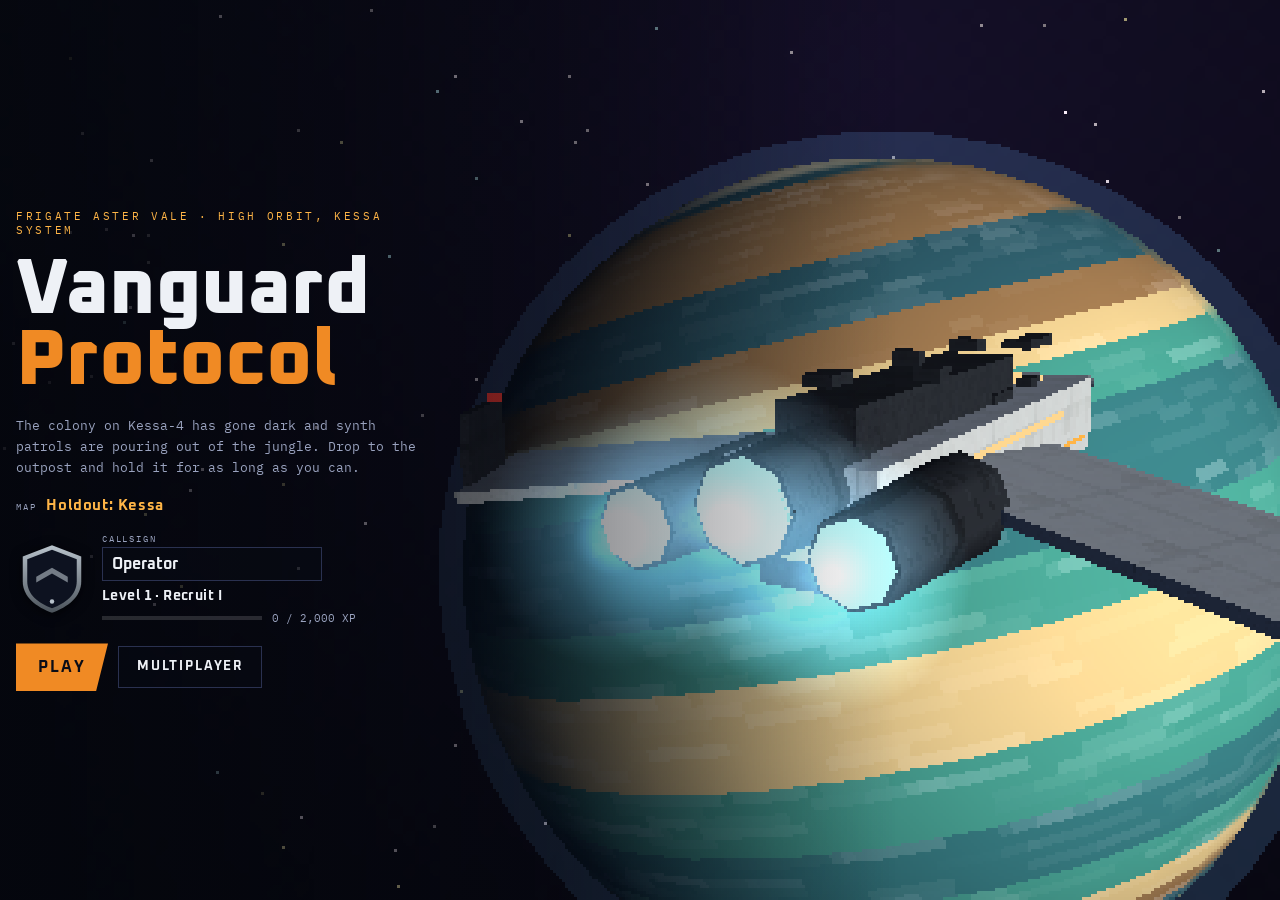
<file: index.html>
<!doctype html>
<html lang="en">
<head>
<meta charset="utf-8">
<meta name="viewport" content="width=device-width, initial-scale=1, viewport-fit=cover">
<style>html,body{margin:0}body{font-size:14px}[hidden]{display:none!important}img{max-width:100%}</style>
<title>Vanguard Protocol</title>
<meta name="claude:viewport-fit-sides" content="cover">
<link rel="stylesheet" href="fonts.css">
<script>window.KESSA_SERVER = "kessa-relay.retrohome.workers.dev";</script>
<style>
/* Layout: full-bleed low-res 3D canvas, HUD hugging the screen edges (bars top-centre, radar bottom-left, ammo bottom-right), overlays for start/pause/defeat. Single dark look by choice. */
:root {
  --void: #0b0d17;
  --line: #2a3150;
  --ink: #eef1f6;
  --muted: #9aa3bf;
  --shield: #3f8fe0;
  --hull: #f08a24;
  --amber: #ffb547;
  --threat: #ff4b3a;
  --display: "Oxanium", "Trebuchet MS", system-ui, sans-serif;
  --mono: "IBM Plex Mono", ui-monospace, Menlo, monospace;
  color-scheme: dark;
}
html, body { height: 100%; }
body {
  background: var(--void); color: var(--ink); font-family: var(--mono);
  overflow: hidden; touch-action: none; user-select: none; -webkit-user-select: none; -webkit-touch-callout: none;
}
#game { position: relative; height: 100%; overflow: hidden; }
canvas#cv { display: block; width: 100%; height: 100%; image-rendering: pixelated; image-rendering: crisp-edges; }

.edge {
  position: absolute; pointer-events: none;
  padding-left: max(16px, env(safe-area-inset-left, 0px));
  padding-right: max(16px, env(safe-area-inset-right, 0px));
}
.topbar { top: 8px; left: 0; right: 0; display: flex; justify-content: center; }
.vitals { position: relative; width: min(480px, 84%); display: grid; justify-items: center; gap: 5px; }
.shframe {
  position: relative; width: 100%; height: 17px; padding: 3px 4px;
  background: linear-gradient(180deg, rgba(190,230,255,.55), rgba(110,170,220,.35));
  clip-path: polygon(13px 0, calc(100% - 13px) 0, 100% 50%, calc(100% - 13px) 100%, 13px 100%, 0 50%);
}
.shinner {
  position: relative; height: 100%; overflow: hidden; background: rgba(5,12,24,.85);
  clip-path: polygon(10px 0, calc(100% - 10px) 0, 100% 50%, calc(100% - 10px) 100%, 10px 100%, 0 50%);
}
#shFill { position: absolute; inset: 0; transform-origin: center; background: linear-gradient(180deg, #f2fbff 0%, #a4e0ff 40%, #42a6ec 100%); }
.shinner::after { content: ""; position: absolute; inset: 0; background: repeating-linear-gradient(90deg, transparent 0 calc(4% - 1px), rgba(5,12,24,.5) calc(4% - 1px) 4%); }
.shframe::after { content: ""; position: absolute; left: 50%; top: 2px; bottom: 2px; width: 2px; margin-left: -1px; background: rgba(5,12,24,.7); }
.vitals.lowsh #shFill { background: linear-gradient(180deg, #fff6d8 0%, #ffcf6a 45%, #e88f1c 100%); }
.vitals.charging #shFill { animation: chg .35s ease-in-out infinite alternate; }
@keyframes chg { to { filter: brightness(1.5); } }
.vitals.empty .shframe { animation: alarm .38s steps(2) infinite; }
@keyframes alarm { 50% { background: rgba(255,60,40,.95); } }
.vitals.broken .shinner { animation: brk .08s steps(2) 6; }
@keyframes brk { 50% { background: rgba(200,240,255,.9); } }
.hpsegs { width: 44%; display: grid; grid-template-columns: repeat(8, 1fr); gap: 3px; }
.hpseg { height: 5px; position: relative; overflow: hidden; background: rgba(255,255,255,.1); transform: skewX(-30deg); box-shadow: 0 1px 2px rgba(0,0,0,.6); }
.hpseg i { position: absolute; inset: 0; transform-origin: left; background: linear-gradient(180deg, #ffb070, var(--hull)); }
.hpseg i.lag { background: #fff1dc; }
.vitals.low .hpseg i:not(.lag) { background: var(--threat); animation: lowp .5s ease-in-out infinite alternate; }
@keyframes lowp { to { filter: brightness(1.8); } }
@media (prefers-reduced-motion: reduce) { .vitals.charging #shFill, .vitals.empty .shframe, .vitals.broken .shinner, .vitals.low .hpseg i { animation: none; } }

.prompt { position: absolute; left: 50%; bottom: 30%; transform: translateX(-50%); pointer-events: none; white-space: nowrap;
  font: 600 12px var(--mono); letter-spacing: .06em; background: rgba(8,12,20,.72); padding: 7px 12px; border-left: 3px solid #5dff96; }

.xp { bottom: 0; left: 0; right: 0; padding-bottom: max(6px, env(safe-area-inset-bottom, 0px)); display: flex; align-items: center; gap: 10px; font-variant-numeric: tabular-nums; text-shadow: 0 1px 2px #000; }
.xp .xpb svg { display: block; }
.xp .xprank { font: 700 11px var(--display); letter-spacing: .06em; white-space: nowrap; }
.nameplate { top: 8px; left: 0; }
.np { display: flex; align-items: center; gap: 9px; padding: 5px 16px 5px 6px; max-width: 250px;
  background: linear-gradient(90deg, rgba(8,12,20,.8), rgba(8,12,20,.35)); border-left: 2px solid var(--amber);
  clip-path: polygon(0 0, 100% 0, calc(100% - 10px) 100%, 0 100%); text-shadow: 0 1px 2px #000; }
.party { display: grid; gap: 4px; margin-top: 4px; }
.pm { display: flex; align-items: center; gap: 7px; padding: 4px 14px 5px 6px; max-width: 214px;
  background: linear-gradient(90deg, rgba(8,12,20,.72), rgba(8,12,20,.3)); border-left: 2px solid #5cb8ff;
  clip-path: polygon(0 0, 100% 0, calc(100% - 8px) 100%, 0 100%); text-shadow: 0 1px 2px #000; }
.pm svg { display: block; flex: none; }
.pm .pt { display: grid; gap: 1px; min-width: 0; flex: 1; }
.pm .pn { font: 700 12px var(--display); white-space: nowrap; overflow: hidden; text-overflow: ellipsis; }
.pm .pr { font-size: 8px; letter-spacing: .14em; text-transform: uppercase; color: var(--muted); white-space: nowrap; }
.pm .nps { font-size: 9px; }
.pm .bars { display: grid; gap: 2px; margin-top: 2px; }
.pm .bars i { display: block; height: 3px; background: rgba(255,255,255,.12); position: relative; overflow: hidden; }
.pm .bars i b { position: absolute; inset: 0; transform-origin: left; }
.pm .bars i.s b { background: #8fd6ff; } .pm .bars i.h b { background: var(--hull); }
.pm.down { opacity: .7; }
.npb svg { display: block; filter: drop-shadow(0 1px 2px rgba(0,0,0,.6)); }
.npt { display: grid; gap: 1px; min-width: 0; }
.npn { font: 700 14px var(--display); letter-spacing: .02em; white-space: nowrap; overflow: hidden; text-overflow: ellipsis; }
.npr { font-size: 9px; letter-spacing: .16em; text-transform: uppercase; color: var(--muted); white-space: nowrap; }
.nps { display: flex; align-items: center; gap: 5px; font-size: 10px; letter-spacing: .05em; white-space: nowrap; }
.nps i { width: 6px; height: 6px; border-radius: 50%; background: var(--c, #5dff96); box-shadow: 0 0 6px var(--c, #5dff96); flex: none; }
@media (max-width: 980px) { .nameplate { top: 40px; } }
.banner .bb { display: flex; justify-content: center; margin-bottom: 8px; }
.mapline { display: flex; align-items: baseline; gap: 10px; }
.mapline span { font-size: 9px; letter-spacing: .2em; text-transform: uppercase; color: var(--muted); }
.mapline b { font: 700 15px var(--display); letter-spacing: .04em; color: var(--amber); }
.mrank { display: flex; align-items: center; gap: 14px; }
.mrank svg { display: block; filter: drop-shadow(0 2px 6px rgba(0,0,0,.6)); }
.mrt { display: grid; gap: 6px; min-width: 0; flex: 1; }
.mrn { font: 700 14px var(--display); letter-spacing: .03em; }
.cs { display: grid; gap: 3px; }
.cs span { font-size: 9px; letter-spacing: .2em; text-transform: uppercase; color: var(--muted); }
.cs input { box-sizing: border-box; pointer-events: auto; font: 700 16px var(--display); color: var(--ink); background: rgba(8,12,20,.55); border: 1px solid var(--line); padding: 6px 9px; width: min(220px, 100%); }
.cs input:focus-visible { outline: 2px solid var(--shield); outline-offset: 1px; }
.xp .track { flex: 1; height: 4px; background: rgba(255,255,255,.14); position: relative; overflow: hidden; }
.xp .track i { position: absolute; inset: 0; background: linear-gradient(90deg, #d98a1c, var(--amber)); transform-origin: left; transition: transform .35s ease-out; box-shadow: 0 0 6px rgba(255,181,71,.7); }
.xp .val { font-size: 10px; color: var(--muted); letter-spacing: .06em; }

.feed { position: absolute; left: 50%; top: calc(50% + 32px); transform: translateX(-50%); display: grid; justify-items: center; gap: 2px; pointer-events: none; text-shadow: 0 1px 2px #000, 0 0 8px rgba(0,0,0,.7); }
.feed .total { font: 800 24px var(--display); color: var(--amber); opacity: 0; transition: opacity .3s; line-height: 1; }
.feed .total.on { opacity: 1; }
.feed .total.bump { animation: bump .18s ease-out; }
@keyframes bump { from { transform: scale(1.4); } }
.feed .line { font: 700 11px var(--display); letter-spacing: .14em; text-transform: uppercase; color: var(--ink); white-space: nowrap; animation: fl 1.6s forwards; }
.feed .line.gold { color: var(--amber); }
@keyframes fl { 0% { opacity: 0; transform: translateY(6px); } 12% { opacity: 1; transform: none; } 75% { opacity: 1; } 100% { opacity: 0; } }

.wavebox { top: 62px; right: 0; text-align: right; font-variant-numeric: tabular-nums; text-shadow: 0 1px 2px #000; }
.wavebox .w { font: 800 22px var(--display); letter-spacing: .03em; }
.wavebox .w small { font: 500 10px var(--mono); letter-spacing: .2em; color: var(--muted); margin-right: 6px; }
.wavebox .s { font-size: 11px; color: var(--muted); }
.wavebox .s b { color: var(--ink); }

.radar { bottom: 30px; left: 0; }
.radar canvas { width: 120px; height: 120px; display: block; }

.weapon { bottom: 30px; right: 0; text-align: right; text-shadow: 0 1px 2px #000; }
.weapon .name { font: 700 13px var(--display); letter-spacing: .12em; text-transform: uppercase; font-style: italic; color: var(--ink); }
.weapon .ammo { font: 800 34px var(--display); font-variant-numeric: tabular-nums; line-height: 1; }
.weapon .ammo small { font-size: 15px; color: var(--muted); font-weight: 600; }
.weapon .ammo.low { color: var(--threat); }
.weapon .ability { font-size: 10px; letter-spacing: .16em; text-transform: uppercase; color: var(--muted); margin-top: 3px; }
.weapon .ability.ready { color: var(--shield); }

.cross { position: absolute; left: 50%; top: 50%; width: 0; height: 0; pointer-events: none; }
.cross i { position: absolute; background: rgba(255,255,255,.85); box-shadow: 0 0 0 1px rgba(0,0,0,.4); }
.cross .a { left: -1px; width: 2px; height: 7px; top: -14px; }
.cross .b { left: -1px; width: 2px; height: 7px; top: 7px; }
.cross .c { top: -1px; height: 2px; width: 7px; left: -14px; }
.cross .d { top: -1px; height: 2px; width: 7px; left: 7px; }
.hit { position: absolute; left: 50%; top: 50%; width: 22px; height: 22px; margin: -11px; opacity: 0; pointer-events: none; }
.hit::before, .hit::after { content: ""; position: absolute; left: 10px; top: -2px; width: 2px; height: 26px; background: #fff; transform: rotate(45deg); }
.hit::after { transform: rotate(-45deg); }
.hit.on { opacity: 1; }
.hit.kill::before, .hit.kill::after { background: var(--threat); }

.tags { position: absolute; inset: 0; pointer-events: none; overflow: hidden; }
.ptag { position: absolute; left: 0; top: 0; display: grid; justify-items: center; gap: 1px; white-space: nowrap; will-change: transform;
  text-shadow: 0 1px 2px rgba(0,0,0,.95), 0 0 8px rgba(0,0,0,.55); }
.ptag b { font: 700 14px var(--display); letter-spacing: .03em; color: #f1f8ff; }
.ptag span { font: 600 9px var(--mono); letter-spacing: .16em; text-transform: uppercase; color: #9fd6ff; }
.ptag i { width: 0; height: 0; margin-top: 3px; border-left: 5px solid transparent; border-right: 5px solid transparent; border-top: 6px solid #5cb8ff; filter: drop-shadow(0 1px 1px rgba(0,0,0,.8)); }
.vignette { position: absolute; inset: 0; pointer-events: none; opacity: 0; background: radial-gradient(ellipse at center, transparent 45%, rgba(220,30,20,.55) 100%); }
.lowshield { position: absolute; inset: 0; pointer-events: none; opacity: 0; box-shadow: inset 0 0 80px rgba(63,143,224,.6); transition: opacity .2s; }

.banner {
  position: absolute; left: 0; right: 0; top: 26%; text-align: center; pointer-events: none;
  font: 700 clamp(22px, 6vw, 40px) var(--display); letter-spacing: .08em; text-transform: uppercase;
  color: var(--amber); opacity: 0; transition: opacity .3s; text-shadow: 0 2px 6px #000;
}
.banner.on { opacity: 1; }
.banner span { display: block; font: 400 12px var(--mono); letter-spacing: .2em; color: var(--ink); margin-top: 6px; }

.overlay {
  position: absolute; inset: 0; display: grid; place-items: center; overflow-y: auto;
  padding-left: max(16px, env(safe-area-inset-left, 0px));
  padding-right: max(16px, env(safe-area-inset-right, 0px));
  padding-block: 20px;
  background: radial-gradient(ellipse at 50% 40%, rgba(16,22,34,.72), rgba(8,10,18,.94));
}
.panel { max-width: 440px; width: 100%; display: grid; gap: 16px; }
.eyebrow { font-size: 11px; letter-spacing: .24em; text-transform: uppercase; color: var(--amber); }
h1 { margin: 0; font: 800 clamp(40px, 12vw, 64px) var(--display); line-height: .92; text-wrap: balance; }
h1 em { font-style: normal; color: var(--hull); }
.brief { margin: 0; color: var(--muted); font-size: 13px; line-height: 1.6; }
.controls { display: grid; grid-template-columns: auto 1fr; gap: 6px 14px; font-size: 12px; border-top: 1px solid var(--line); padding-top: 14px; margin: 0; }
.controls dt { color: var(--ink); font-weight: 600; }
.controls dd { margin: 0; color: var(--muted); }
.go {
  pointer-events: auto; font: 700 16px var(--display); letter-spacing: .14em; text-transform: uppercase;
  background: var(--hull); color: var(--void); border: 0; padding: 14px 22px; cursor: pointer;
  clip-path: polygon(0 0, 100% 0, calc(100% - 12px) 100%, 0 100%); justify-self: start;
}
.go:focus-visible { outline: 2px solid var(--shield); outline-offset: 4px; }
.result { font-variant-numeric: tabular-nums; display: flex; gap: 28px; flex-wrap: wrap; }
.result div { display: grid; gap: 2px; }
.result span { font-size: 10px; letter-spacing: .18em; text-transform: uppercase; color: var(--muted); }
.result b { font: 800 30px var(--display); }
.loading { color: var(--muted); font-size: 12px; }
.overlay { touch-action: pan-y; }
.menu { place-items: center start; background: linear-gradient(90deg, rgba(5,7,14,.9), rgba(5,7,14,.5) 42%, rgba(5,7,14,0) 70%); }
@media (max-aspect-ratio: 1/1) { .menu { place-items: end start; background: linear-gradient(0deg, rgba(5,7,14,.94), rgba(5,7,14,.6) 45%, rgba(5,7,14,0) 72%); } }
.mpanel { max-width: 420px; width: 100%; display: grid; gap: 18px; padding-block: 12px; }
.mpanel h1 { font-size: clamp(46px, 13vw, 78px); }
.rank { display: flex; align-items: center; gap: 10px; font-size: 11px; color: var(--muted); font-variant-numeric: tabular-nums; }
.lvlb { font: 800 12px var(--display); background: var(--amber); color: var(--void); padding: 2px 9px 1px 7px; clip-path: polygon(0 0, 100% 0, calc(100% - 6px) 100%, 0 100%); }
.mtrack { flex: 1; max-width: 160px; height: 4px; background: rgba(255,255,255,.14); position: relative; overflow: hidden; }
.mtrack i { position: absolute; inset: 0; background: var(--amber); transform-origin: left; }
.lbtns { display: flex; gap: 10px; align-items: center; flex-wrap: wrap; }
.ghost { pointer-events: auto; font: 700 13px var(--display); letter-spacing: .14em; text-transform: uppercase; background: rgba(8,12,20,.4); color: var(--ink); border: 1px solid var(--line); padding: 12px 18px; cursor: pointer; }
.ghost:focus-visible { outline: 2px solid var(--shield); outline-offset: 3px; }
.loadout { background: rgba(6,8,16,.8); }
.lpanel { max-width: 760px; width: 100%; display: grid; gap: 14px; }
.lpanel h2 { margin: 0; font: 800 clamp(26px, 7vw, 38px) var(--display); line-height: 1; }
.slotlbl { font-size: 11px; letter-spacing: .22em; text-transform: uppercase; color: var(--muted); display: flex; justify-content: space-between; gap: 10px; }
.wgrid { display: grid; grid-template-columns: repeat(auto-fill, minmax(156px, 1fr)); gap: 8px; }
.wcard { pointer-events: auto; text-align: left; display: grid; gap: 4px; align-content: start; padding: 0 0 9px; background: rgba(20,26,42,.78); border: 1px solid var(--line); color: var(--ink); cursor: pointer; font-family: var(--mono); min-width: 0; overflow: hidden; }
.wcard > div { padding-inline: 10px; }
.wc { font-size: 9px; letter-spacing: .18em; text-transform: uppercase; color: var(--muted); }
.wcard .wn { font: 700 15px var(--display); letter-spacing: .03em; }
.st { display: grid; grid-template-columns: 38px 1fr; gap: 4px 8px; font-size: 9px; color: var(--muted); align-items: center; letter-spacing: .1em; }
.st i { height: 3px; background: rgba(255,255,255,.14); position: relative; }
.st i b { position: absolute; top: 0; bottom: 0; left: 0; background: var(--ink); }
.wcard .tag { font-size: 10px; letter-spacing: .12em; text-transform: uppercase; color: var(--muted); }
.wcard .tag.lock { color: var(--amber); }
.wcard.sel { border-color: var(--hull); box-shadow: inset 0 0 0 1px var(--hull); background: rgba(240,138,36,.12); }
.wcard.sel .wn, .wcard.sel .tag { color: var(--hull); }
.wcard.off { opacity: .7; }
.wcard.off .thumb { filter: brightness(.28) saturate(.3); }
.wcard.view { outline: 1px dashed var(--muted); outline-offset: 2px; }
.thumb { display: block; width: 100%; aspect-ratio: 144 / 64; image-rendering: pixelated; background: radial-gradient(ellipse at center, rgba(63,143,224,.18), rgba(0,0,0,.25) 75%); margin-bottom: 4px; }
.thumb.empty { display: grid; place-items: center; font-size: 10px; letter-spacing: .14em; text-transform: uppercase; color: var(--muted); }
.stage { position: relative; height: clamp(150px, 30vh, 220px); border: 1px solid var(--line); overflow: hidden;
  background: radial-gradient(ellipse at 55% 55%, rgba(63,143,224,.24), rgba(8,12,20,.65) 70%),
    repeating-linear-gradient(0deg, rgba(255,255,255,.035) 0 1px, transparent 1px 22px),
    repeating-linear-gradient(90deg, rgba(255,255,255,.035) 0 1px, transparent 1px 22px); }
.stage canvas { position: absolute; inset: 0; width: 100%; height: 100%; image-rendering: pixelated; }
.pvinfo { position: absolute; left: 12px; top: 10px; display: grid; gap: 2px; pointer-events: none; text-shadow: 0 1px 2px #000; }
.pvname { font: 800 clamp(20px, 5vw, 28px) var(--display); line-height: 1.05; }
.pvstate { font-size: 10px; letter-spacing: .14em; text-transform: uppercase; color: var(--hull); }
.pvstate.lock { color: var(--amber); }
.pvstats { position: absolute; right: 12px; bottom: 10px; width: min(180px, 45%); text-shadow: 0 1px 2px #000; }
.attach { display: grid; gap: 10px; }
.attrow { display: grid; gap: 6px; }
.attlbl { font-size: 10px; letter-spacing: .22em; text-transform: uppercase; color: var(--muted); }
.chips { display: flex; gap: 6px; flex-wrap: wrap; }
.chip { pointer-events: auto; display: grid; gap: 2px; text-align: left; padding: 7px 10px; background: rgba(20,26,42,.78); border: 1px solid var(--line); color: var(--ink); cursor: pointer; font-family: var(--mono); }
.chip b { font: 700 12px var(--display); letter-spacing: .03em; }
.chip span { font-size: 10px; color: var(--muted); }
.chip.on { border-color: var(--amber); box-shadow: inset 0 0 0 1px var(--amber); }
.chip.on b { color: var(--amber); }
.chip.off { opacity: .45; cursor: not-allowed; }
.chip.off span { color: var(--amber); }
.chip:focus-visible { outline: 2px solid var(--shield); outline-offset: 2px; }
.attnone { margin: 0; font-size: 11px; color: var(--muted); }
.lob { gap: 14px; }
.lh { margin: 0; font: 800 clamp(30px, 8vw, 44px) var(--display); line-height: 1; }
.field { display: grid; gap: 4px; min-width: 0; }
.field span { font-size: 9px; letter-spacing: .2em; text-transform: uppercase; color: var(--muted); }
.field input { box-sizing: border-box; pointer-events: auto; font: 600 14px var(--mono); color: var(--ink); background: rgba(8,12,20,.6); border: 1px solid var(--line); padding: 9px 10px; width: 100%; min-width: 0; }
.field input:focus-visible { outline: 2px solid var(--shield); outline-offset: 1px; }
#roomCode { text-transform: uppercase; font: 700 16px var(--display); letter-spacing: .12em; }
.joinrow { display: flex; gap: 8px; align-items: end; flex-wrap: wrap; }
.joinrow .field { flex: 1 1 140px; }
.lstat { margin: 0; font-size: 12px; color: var(--muted); line-height: 1.5; min-height: 1.5em; }
.lstat.err { color: var(--threat); }
.roster { list-style: none; margin: 0; padding: 0; display: grid; gap: 6px; }
.roster li { display: flex; align-items: center; gap: 10px; padding: 7px 10px; background: rgba(20,26,42,.7); border: 1px solid var(--line); }
.roster svg { display: block; }
.roster .rn { font: 700 14px var(--display); }
.roster .rl { font-size: 10px; color: var(--muted); letter-spacing: .06em; flex: 1; min-width: 0; overflow: hidden; text-overflow: ellipsis; white-space: nowrap; }
.roster .rt { font-size: 9px; letter-spacing: .16em; text-transform: uppercase; color: var(--amber); border: 1px solid currentColor; padding: 1px 6px; }
.summary { margin: -6px 0 0; font-size: 12px; color: var(--muted); }
.summary b { color: var(--ink); font-weight: 600; }
.link { pointer-events: auto; justify-self: start; background: none; border: 0; padding: 4px 0; color: var(--muted); font: 600 12px var(--mono); letter-spacing: .08em; cursor: pointer; }
.link:hover, .link:focus-visible { color: var(--ink); }
.stage.big { height: clamp(180px, 38vh, 300px); }
.go:disabled { background: #4a5068; color: #c9cfe0; cursor: not-allowed; }
.skins { display: flex; gap: 8px; flex-wrap: wrap; }
.skin { pointer-events: auto; display: grid; gap: 5px; justify-items: center; width: 68px; padding: 7px 4px 6px; background: rgba(20,26,42,.78); border: 1px solid var(--line); color: var(--ink); font: 600 9px var(--mono); letter-spacing: .1em; text-transform: uppercase; }
.skin .sw { width: 46px; height: 26px; clip-path: polygon(8px 0, 100% 0, calc(100% - 8px) 100%, 0 100%); display: grid; place-items: center; font: 800 13px var(--display); color: rgba(255,255,255,.5); }
.skin.on { border-color: var(--amber); box-shadow: inset 0 0 0 1px var(--amber); color: var(--amber); }
.skin:disabled { color: var(--muted); cursor: not-allowed; }
.skin:disabled .sw { filter: grayscale(.7) brightness(.45); }
details.ctrl { border-top: 1px solid var(--line); padding-top: 10px; }
details.ctrl summary { cursor: pointer; font-size: 11px; letter-spacing: .2em; text-transform: uppercase; color: var(--muted); pointer-events: auto; }
details.ctrl .controls { border: 0; padding-top: 10px; }
.scope { position: absolute; inset: 0; pointer-events: none; overflow: hidden; --d: 300px; }
.scope .mount { position: absolute; left: 50%; top: calc(50% + var(--d) * .62); width: calc(var(--d) * 1.2); height: 60vh; transform: translateX(-50%);
  clip-path: polygon(34% 0, 66% 0, 100% 100%, 0 100%);
  background: repeating-linear-gradient(0deg, #17181b 0 16px, #2a2c31 16px 20px); }
.scope .housing { position: absolute; left: 50%; top: 50%; width: calc(var(--d) * 1.6); height: calc(var(--d) * 1.6); margin: calc(var(--d) * -0.8); border-radius: 50%;
  background: radial-gradient(circle, transparent 0 calc(var(--d) * .5), #050506 calc(var(--d) * .5), #1c1d20 calc(var(--d) * .54), #2e3035 calc(var(--d) * .6), #141518 calc(var(--d) * .64), #383a40 calc(var(--d) * .7), #1a1b1e calc(var(--d) * .76), #0b0c0e calc(var(--d) * .8)); }
.scope .housing::before { content: ""; position: absolute; inset: 0; border-radius: 50%;
  background: repeating-conic-gradient(rgba(255,255,255,.08) 0 2deg, transparent 2deg 7deg);
  -webkit-mask: radial-gradient(circle, transparent calc(var(--d) * .645), #000 calc(var(--d) * .65), #000 calc(var(--d) * .7), transparent calc(var(--d) * .705));
  mask: radial-gradient(circle, transparent calc(var(--d) * .645), #000 calc(var(--d) * .65), #000 calc(var(--d) * .7), transparent calc(var(--d) * .705)); }
.scope .knob { position: absolute; border-radius: 5px; box-shadow: inset 0 -8px 12px rgba(0,0,0,.6), 0 2px 6px rgba(0,0,0,.5); }
.scope .knob.t { left: 50%; top: calc(var(--d) * -0.03); width: calc(var(--d) * .3); height: calc(var(--d) * .2); margin-left: calc(var(--d) * -.15); background: repeating-linear-gradient(90deg, #202226 0 5px, #33363c 5px 8px); }
.scope .knob.l { top: 50%; left: calc(var(--d) * -0.03); height: calc(var(--d) * .3); width: calc(var(--d) * .2); margin-top: calc(var(--d) * -.15); background: repeating-linear-gradient(0deg, #202226 0 5px, #33363c 5px 8px); }
.scope .lens { position: absolute; left: 50%; top: 50%; width: var(--d); height: var(--d); margin: calc(var(--d) * -.5); border-radius: 50%;
  box-shadow: inset 0 0 calc(var(--d) * .1) calc(var(--d) * .025) rgba(0,0,0,.88); background: linear-gradient(135deg, rgba(255,255,255,.08), transparent 40%); }
.scope .post { position: absolute; left: 50%; width: 2px; margin-left: -1px; background: rgba(8,8,8,.9); }
.scope .post.b { top: calc(50% + 12px); height: calc(var(--d) * .5 - 12px); }
.scope .post.t { top: calc(50% - var(--d) * .5); height: calc(var(--d) * .1); }
.scope .chev { position: absolute; left: 50%; top: 50%; width: 0; height: 0; margin-left: -6px; margin-top: -2px; border-left: 6px solid transparent; border-right: 6px solid transparent; border-bottom: 10px solid #ff3b2f; filter: drop-shadow(0 0 3px rgba(255,60,40,.9)); }
.holo { position: absolute; left: 50%; top: 50%; width: 26px; height: 26px; margin: -13px; border: 2px solid var(--amber); border-radius: 50%; box-shadow: 0 0 6px var(--amber); pointer-events: none; }
.holo::after { content: ""; position: absolute; left: 50%; top: 50%; width: 3px; height: 3px; margin: -1.5px; background: var(--amber); border-radius: 50%; }
.wcard:focus-visible { outline: 2px solid var(--shield); outline-offset: 2px; }

.touch-only { display: none; }
.touch-ui { display: none; }
@media (pointer: coarse) {
  .touch-only { display: contents; } .mouse-only { display: none; }
  .touch-ui { display: block; }
  .nameplate { top: 40px; }
  .radar { bottom: auto; top: calc(102px + var(--party-h, 0px)); }
  .radar canvas { width: 92px; height: 92px; }
  .weapon { bottom: auto; top: 136px; }
  .weapon .ammo { font-size: 26px; }
  .wavebox { top: 66px; }
}
.tb {
  position: absolute; border-radius: 50%; border: 2px solid rgba(255,255,255,.35); background: rgba(10,14,22,.35);
  color: var(--ink); font: 700 11px var(--display); letter-spacing: .08em; display: grid; place-items: center; pointer-events: auto;
  -webkit-tap-highlight-color: transparent;
}
.tb.on { background: rgba(255,255,255,.22); }
.tb.use { width: 68px; height: 68px; left: 50%; margin-left: -34px; bottom: max(110px, calc(env(safe-area-inset-bottom, 0px) + 96px)); border-color: #5dff96; color: #5dff96; }
.tb.fire { width: 84px; height: 84px; right: max(22px, calc(env(safe-area-inset-right, 0px) + 10px)); bottom: max(34px, calc(env(safe-area-inset-bottom, 0px) + 16px)); border-color: var(--hull); color: var(--hull); }
.tb.jump { width: 56px; height: 56px; right: max(122px, calc(env(safe-area-inset-right, 0px) + 110px)); bottom: max(26px, calc(env(safe-area-inset-bottom, 0px) + 10px)); }
.tb.reload { width: 52px; height: 52px; right: max(30px, calc(env(safe-area-inset-right, 0px) + 18px)); bottom: max(134px, calc(env(safe-area-inset-bottom, 0px) + 118px)); }
.tb.pulse { width: 56px; height: 56px; right: max(104px, calc(env(safe-area-inset-right, 0px) + 92px)); bottom: max(102px, calc(env(safe-area-inset-bottom, 0px) + 88px)); border-color: var(--shield); color: var(--shield); }
.tb.pulse.cool { opacity: .4; }
.tb.zoom { width: 48px; height: 48px; right: max(170px, calc(env(safe-area-inset-right, 0px) + 158px)); bottom: max(92px, calc(env(safe-area-inset-bottom, 0px) + 78px)); }
.stick { position: absolute; width: 110px; height: 110px; margin: -55px; border-radius: 50%; border: 2px solid rgba(255,255,255,.28); pointer-events: none; }
.knob { position: absolute; width: 46px; height: 46px; margin: -23px; border-radius: 50%; background: rgba(255,255,255,.35); pointer-events: none; }
</style>

<div id="game">
  <canvas id="cv"></canvas>

  <div id="hud" hidden>
  <div class="vignette" id="vig"></div>
  <div class="lowshield" id="lowsh"></div>
  <div class="scope" id="scope" hidden><div class="mount"></div><div class="housing"><i class="knob t"></i><i class="knob l"></i></div><div class="lens"></div><i class="post t"></i><i class="post b"></i><i class="chev"></i></div>
  <div class="holo" id="holo" hidden></div>
  <div class="cross" id="cross"><i class="a"></i><i class="b"></i><i class="c"></i><i class="d"></i></div>
  <div class="hit" id="hitm"></div>
  <div class="tags" id="tags"></div>

  <div class="edge topbar">
    <div class="vitals" id="vitals">
      <div class="shframe"><div class="shinner"><i id="shFill"></i></div></div>
      <div class="hpsegs" id="hpSegs"></div>
    </div>
  </div>
  <div class="edge nameplate"><div class="np"><span class="npb" id="npBadge"></span><div class="npt"><div class="npn" id="npName"></div><div class="npr" id="npRank"></div><div class="nps" id="npStatus"><i></i><span></span></div></div></div><div class="party" id="party"></div></div>
  <div class="edge wavebox">
    <div class="w"><small>WAVE</small><span id="waveN">1</span></div>
    <div class="s">Score <b id="scoreN">0</b></div>
    <div class="s">Hostiles <b id="leftN">0</b></div>
  </div>
  <div class="edge radar"><canvas id="radar" width="120" height="120"></canvas></div>
  <div class="edge weapon">
    <div class="name" id="wName">VK-9 Carbine</div>
    <div class="ammo" id="ammo">30 <small>/ 210</small></div>
    <div class="ability" id="abil">Shockwave ready</div>
  </div>

  <div class="feed" id="feed"><div class="total" id="feedTotal"></div></div>
  <div class="edge xp"><span class="xpb" id="xpBadge"></span><span class="xprank" id="xpRank"></span><div class="track"><i id="xpFill"></i></div><span class="val" id="xpVal">0 / 1,000 XP</span></div>

  <div class="banner" id="banner"></div>
  <div class="prompt" id="prompt" hidden></div>

  <div class="touch-ui" id="touchUI" hidden>
    <div class="stick" id="stickBase" hidden></div><div class="knob" id="stickKnob" hidden></div>
    <div class="tb fire" data-act="fire">FIRE</div>
    <div class="tb jump" data-act="jump">JUMP</div>
    <div class="tb reload" data-act="reload">RELOAD</div>
    <div class="tb pulse" data-act="pulse" id="tPulse">WAVE</div>
    <div class="tb zoom" data-act="zoom" id="tZoom">ZOOM</div>
    <div class="tb use" data-act="use" id="tUse" hidden>USE</div>
  </div>
  </div>

  <div class="overlay menu" id="menu">
    <div class="mpanel">
      <div class="eyebrow">Frigate Aster Vale · High orbit, Kessa system</div>
      <h1>Vanguard <em>Protocol</em></h1>
      <p class="brief">The colony on Kessa-4 has gone dark and synth patrols are pouring out of the jungle. Drop to the outpost and hold it for as long as you can.</p>
      <div class="mapline"><span>Map</span><b>Holdout: Kessa</b></div>
      <div class="mrank"><span id="mBadge"></span><div class="mrt">
        <label class="cs"><span>Callsign</span><input id="callsign" maxlength="16" autocomplete="off" spellcheck="false"></label>
        <div class="mrn" id="mRankName"></div>
        <div class="rank"><div class="mtrack"><i id="mFill"></i></div><span id="mXp"></span></div>
      </div></div>
      <div class="lbtns"><button class="go" id="playBtn" hidden>Play</button><button class="ghost" id="mpBtn" hidden>Multiplayer</button><span class="loading" id="loading">Loading…</span></div>
    </div>
  </div>

  <div class="overlay loadout" id="loadout" hidden>
    <div class="lpanel" id="armoryView">
      <div class="eyebrow">Armory</div>
      <h2>Choose your loadout</h2>
      <p class="summary" id="summary"></p>
      <div class="slotlbl"><span>Primary</span><span id="lvlNote"></span></div>
      <div class="wgrid" id="wPrimary"></div>
      <div class="slotlbl"><span>Sidearm</span></div>
      <div class="wgrid" id="wSidearm"></div>
      <details class="ctrl"><summary>Controls</summary>
        <dl class="controls">
          <span class="mouse-only"><dt>WASD</dt><dd>Move · Shift sprint · Space jump</dd><dt>Mouse</dt><dd>Look · Left click fire · Right click aim</dd><dt>R · Q · E</dt><dd>Reload · Shockwave · Use medical station</dd></span>
          <span class="touch-only"><dt>Left thumb</dt><dd>Drag to move</dd><dt>Right thumb</dt><dd>Drag to look. Hold FIRE and slide it to aim while shooting.</dd></span>
          <dt>Health</dt><dd>Shields recharge, health does not. Heal at the green medical station on the main plaza.</dd>
        </dl>
      </details>
      <div class="lbtns"><button class="go" id="deployBtn">Deploy</button><button class="ghost" id="backBtn">Back</button></div>
    </div>
    <div class="lpanel" id="detailView" hidden>
      <button class="link" id="detailBack" type="button">← Armory</button>
      <div class="stage big">
        <canvas id="wpCanvas"></canvas>
        <div class="pvinfo"><div class="wc" id="pvCls"></div><div class="pvname" id="pvName"></div><div class="pvstate" id="pvState"></div></div>
        <div class="st pvstats" id="pvStats"></div>
      </div>
      <div class="attach" id="attach"></div>
      <div class="attrow"><div class="attlbl">Skins · coming in a later update</div><div class="skins" id="skins"></div></div>
      <div class="lbtns"><button class="go" id="equipBtn" type="button">Equip</button><button class="ghost" id="detailDone" type="button">Back to armory</button></div>
    </div>
  </div>

  <div class="overlay menu" id="lobby" hidden>
    <div class="mpanel lob">
      <div class="eyebrow">Multiplayer · Co-op, up to 4 players</div>
      <h2 class="lh">Squad up</h2>
      <label class="field"><span>Server</span><input id="srvUrl" placeholder="kessa-relay.yourname.workers.dev" autocomplete="off" spellcheck="false"></label>
      <div class="joinrow">
        <label class="field"><span>Room code</span><input id="roomCode" maxlength="12" autocomplete="off" spellcheck="false" placeholder="e.g. K7QXD"></label>
        <button class="ghost" id="joinBtn" type="button">Join</button>
        <button class="ghost" id="createBtn" type="button">Create room</button>
      </div>
      <p class="lstat" id="lobbyStatus"></p>
      <ul class="roster" id="roster"></ul>
      <div class="lbtns"><button class="go" id="mpStart" type="button" disabled>Start game</button><button class="ghost" id="mpLoadout" type="button">Loadout</button><button class="ghost" id="mpLeave" type="button">Leave</button></div>
    </div>
  </div>

  <div class="overlay" id="pause" hidden>
    <div class="panel">
      <div class="eyebrow">Paused</div>
      <h1>Holding <em>position</em></h1>
      <div class="lbtns"><button class="go" id="resumeBtn">Resume</button><button class="ghost" id="quitBtn">Quit to menu</button></div>
    </div>
  </div>

  <div class="overlay" id="over" hidden>
    <div class="panel">
      <div class="eyebrow">Signal lost</div>
      <h1>Outpost <em>overrun</em></h1>
      <div class="result">
        <div><span>Waves held</span><b id="rWave">0</b></div>
        <div><span>Kills</span><b id="rKills">0</b></div>
        <div><span>XP earned</span><b id="rXp">0</b></div>
        <div><span>Score</span><b id="rScore">0</b></div>
        <div><span>Best</span><b id="rBest">0</b></div>
      </div>
      <div class="lbtns"><button class="go" id="againBtn">Redeploy</button><button class="ghost" id="overMenuBtn">Main menu</button></div>
    </div>
  </div>
</div>

<script src="three.min.js"></script>
<script>
(() => {
const T = THREE;
const $ = id => document.getElementById(id);
const game = $('game'), cv = $('cv');
const isTouch = matchMedia('(pointer: coarse)').matches;
const reduceMotion = matchMedia('(prefers-reduced-motion: reduce)').matches;
if (isTouch) $('touchUI').hidden = false;

// ---------------- renderer ----------------
const R = new T.WebGLRenderer({ canvas: cv, antialias: false, powerPreference: 'high-performance' });
R.autoClear = false;
const scene = new T.Scene();
const FOG = 0xbfd3d6;
scene.fog = new T.Fog(FOG, 22, 105);
const cam = new T.PerspectiveCamera(72, 1, 0.1, 400);
cam.rotation.order = 'YXZ';
const gunScene = new T.Scene();
const gunCam = new T.PerspectiveCamera(60, 1, 0.01, 10);
let W = 1, H = 1;
function resize() {
  W = game.clientWidth; H = game.clientHeight;
  R.setPixelRatio(Math.max(0.25, Math.min(1, 300 / H)));
  R.setSize(W, H, false);
  cam.aspect = gunCam.aspect = W / H;
  cam.updateProjectionMatrix(); gunCam.updateProjectionMatrix();
}
addEventListener('resize', resize); resize();

// ---------------- textures ----------------
let seed = 1337;
const srand = () => { seed |= 0; seed = seed + 0x6D2B79F5 | 0; let t = Math.imul(seed ^ seed >>> 15, 1 | seed); t = t + Math.imul(t ^ t >>> 7, 61 | t) ^ t; return ((t ^ t >>> 14) >>> 0) / 4294967296; };
const rnd = (a, b) => a + Math.random() * (b - a);
const srnd = (a, b) => a + srand() * (b - a);

function ctex(sz, fn) {
  const c = document.createElement('canvas'); c.width = c.height = sz;
  const g = c.getContext('2d'); fn(g, sz);
  const t = new T.CanvasTexture(c);
  t.magFilter = T.NearestFilter; t.minFilter = T.NearestMipmapLinearFilter;
  t.wrapS = t.wrapT = T.RepeatWrapping;
  return t;
}
function speckle(g, sz, base, cols, n, s = 1) {
  g.fillStyle = base; g.fillRect(0, 0, sz, sz);
  for (let i = 0; i < n; i++) { g.fillStyle = cols[(srand() * cols.length) | 0]; g.fillRect((srand() * sz) | 0, (srand() * sz) | 0, s, s); }
}
const TX = {
  grass: ctex(64, (g, s) => { speckle(g, s, '#56702e', ['#4a6427', '#61803a', '#6d8c3c', '#3f5822', '#7a8a45'], 1400); }),
  dirt: ctex(64, (g, s) => { speckle(g, s, '#7a6646', ['#6c5a3d', '#8a7553', '#5f4f35', '#94805c'], 1200); }),
  concrete: ctex(64, (g, s) => {
    speckle(g, s, '#d8dbd5', ['#ccd0ca', '#e3e5df', '#c4c8c2', '#d0d3cc'], 900);
    g.fillStyle = '#a9ada7'; g.fillRect(0, 0, s, 1); g.fillRect(0, 0, 1, s);
    g.fillStyle = '#b8bcb6'; g.fillRect(0, 32, s, 1);
    g.fillStyle = 'rgba(90,80,60,.18)'; for (let i = 0; i < 6; i++) g.fillRect((srand() * s) | 0, 33, 2, (srand() * 20) | 0);
  }),
  grate: ctex(64, (g, s) => {
    g.fillStyle = '#7f8580'; g.fillRect(0, 0, s, s);
    for (let y = 0; y < s; y += 6) { g.fillStyle = '#d2d6d0'; g.fillRect(0, y, s, 3); g.fillStyle = '#e7eae4'; g.fillRect(0, y, s, 1); }
  }),
  rock: ctex(64, (g, s) => { speckle(g, s, '#6e6a5e', ['#5d5a50', '#7e7a6c', '#55524a', '#8a8576', '#4e5a3a'], 900, 2); }),
  bark: ctex(32, (g, s) => {
    g.fillStyle = '#6a5640'; g.fillRect(0, 0, s, s);
    for (let y = 0; y < s; y += 4) { g.fillStyle = '#54432f'; g.fillRect(0, y, s, 1); g.fillStyle = '#7d6a50'; g.fillRect(0, y + 2, s, 1); }
  }),
  leaf: (() => {
    const t = ctex(64, (g, s) => {
      g.clearRect(0, 0, s, s);
      for (let y = 2; y < s - 2; y += 2) {
        const len = (s / 2 - 2) * Math.sin((y / s) * Math.PI) * (0.75 + srand() * .25);
        g.fillStyle = ['#3f6b25', '#4d7c2c', '#35601f', '#5a8a33'][(srand() * 4) | 0];
        g.fillRect(s / 2 - len, y, len, 2); g.fillRect(s / 2, y + 1, len, 2);
      }
      g.fillStyle = '#6b7a35'; g.fillRect(s / 2 - 1, 0, 2, s);
    });
    t.wrapS = t.wrapT = T.ClampToEdgeWrapping; return t;
  })(),
  crate: ctex(32, (g, s) => {
    speckle(g, s, '#5d6646', ['#545c3f', '#67704f', '#4d5539'], 200);
    g.fillStyle = '#3c4230'; g.fillRect(0, 0, s, 2); g.fillRect(0, s - 2, s, 2); g.fillRect(0, 0, 2, s); g.fillRect(s - 2, 0, 2, s);
    g.fillStyle = '#d9a33a'; g.fillRect(4, 14, s - 8, 4);
  }),
  gunmetal: ctex(32, (g, s) => { speckle(g, s, '#2e3236', ['#272b2e', '#363b40', '#3e4348', '#25282b'], 260); g.fillStyle = '#4a5056'; g.fillRect(0, 0, s, 1); }),
  armor: ctex(32, (g, s) => {
    speckle(g, s, '#55595e', ['#4b4f54', '#5f6469', '#464a4e'], 200);
    g.fillStyle = '#3a3d41'; g.fillRect(0, 15, s, 2); g.fillRect(15, 0, 2, 15);
  }),
  sky: (() => {
    const c = document.createElement('canvas'); c.width = 2; c.height = 256;
    const g = c.getContext('2d'); const gr = g.createLinearGradient(0, 0, 0, 256);
    gr.addColorStop(0, '#5f97d6'); gr.addColorStop(0.42, '#a9cbe6'); gr.addColorStop(0.5, '#cfdfe0'); gr.addColorStop(1, '#cfdfe0');
    g.fillStyle = gr; g.fillRect(0, 0, 2, 256);
    return new T.CanvasTexture(c);
  })(),
  flash: (() => {
    const c = document.createElement('canvas'); c.width = c.height = 32; const g = c.getContext('2d');
    g.fillStyle = '#fff2b0';
    for (let i = 0; i < 6; i++) { g.save(); g.translate(16, 16); g.rotate(i * Math.PI / 3); g.fillRect(-1, 0, 2, 15); g.restore(); }
    g.beginPath(); g.arc(16, 16, 6, 0, Math.PI * 2); g.fill();
    const t = new T.CanvasTexture(c); t.magFilter = T.NearestFilter; return t;
  })()
};

const M = {
  grass: new T.MeshLambertMaterial({ map: TX.grass }),
  dirt: new T.MeshLambertMaterial({ map: TX.dirt, polygonOffset: true, polygonOffsetFactor: -1, polygonOffsetUnits: -1 }),
  concrete: new T.MeshLambertMaterial({ map: TX.concrete }),
  trim: new T.MeshLambertMaterial({ map: TX.concrete, color: 0x9ea4a6 }),
  grate: new T.MeshLambertMaterial({ map: TX.grate }),
  rock: new T.MeshLambertMaterial({ map: TX.rock }),
  bark: new T.MeshLambertMaterial({ map: TX.bark }),
  leaf: new T.MeshLambertMaterial({ map: TX.leaf, alphaTest: 0.5, side: T.DoubleSide }),
  crate: new T.MeshLambertMaterial({ map: TX.crate }),
  beacon: new T.MeshBasicMaterial({ color: 0xff7a2a, transparent: true, opacity: 0.35, depthWrite: false, fog: false })
};
M.leaf.userData.noHit = true; M.beacon.userData.noHit = true;

// sky
const sky = new T.Mesh(new T.SphereGeometry(300, 16, 12), new T.MeshBasicMaterial({ map: TX.sky, side: T.BackSide, fog: false }));
scene.add(sky);
scene.add(new T.HemisphereLight(0xdcebff, 0x55642f, 0.75));
const sun = new T.DirectionalLight(0xfff1d6, 0.85); sun.position.set(30, 60, 18); scene.add(sun);

// ---------------- level building (baked into merged meshes) ----------------
const boxes = [];          // collision AABBs
const levelMeshes = [];    // raycast targets
const buckets = new Map();
const STEP = 0.55;

function bake(obj) {
  obj.updateMatrixWorld(true);
  obj.traverse(o => {
    if (!o.isMesh) return;
    const g = (o.geometry.index ? o.geometry.toNonIndexed() : o.geometry.clone());
    g.applyMatrix4(o.matrixWorld);
    const k = o.material.uuid;
    if (!buckets.has(k)) buckets.set(k, { mat: o.material, geos: [] });
    buckets.get(k).geos.push(g);
  });
}
function finalizeLevel() {
  for (const { mat, geos } of buckets.values()) {
    let n = 0; for (const g of geos) n += g.attributes.position.count;
    const pos = new Float32Array(n * 3), nor = new Float32Array(n * 3), uv = new Float32Array(n * 2);
    let o = 0;
    for (const g of geos) {
      pos.set(g.attributes.position.array, o * 3);
      nor.set(g.attributes.normal.array, o * 3);
      if (g.attributes.uv) uv.set(g.attributes.uv.array, o * 2);
      o += g.attributes.position.count;
    }
    const geo = new T.BufferGeometry();
    geo.setAttribute('position', new T.BufferAttribute(pos, 3));
    geo.setAttribute('normal', new T.BufferAttribute(nor, 3));
    geo.setAttribute('uv', new T.BufferAttribute(uv, 2));
    geo.computeBoundingSphere(); geo.computeBoundingBox();
    const mesh = new T.Mesh(geo, mat);
    scene.add(mesh);
    if (!mat.userData.noHit) levelMeshes.push(mesh);
  }
  buckets.clear();
}
function boxGeo(w, h, d, tile = 2) {
  const g = new T.BoxGeometry(w, h, d);
  const uv = g.attributes.uv;
  const dims = [[d, h], [d, h], [w, d], [w, d], [w, h], [w, h]];
  for (let f = 0; f < 6; f++) for (let i = 0; i < 4; i++) {
    const k = f * 4 + i; uv.setXY(k, uv.getX(k) * dims[f][0] / tile, uv.getY(k) * dims[f][1] / tile);
  }
  return g;
}
const build = new T.Group();
function addBox(cx, cz, w, d, h, y0 = 0, mat = M.concrete, solid = true, tile = 2) {
  const m = new T.Mesh(boxGeo(w, h, d, tile), mat);
  m.position.set(cx, y0 + h / 2, cz); build.add(m);
  if (solid) boxes.push({ x0: cx - w / 2, x1: cx + w / 2, z0: cz - d / 2, z1: cz + d / 2, y0, y1: y0 + h });
  return m;
}
function nearBox(x, z, pad) {
  return boxes.some(b => x > b.x0 - pad && x < b.x1 + pad && z > b.z0 - pad && z < b.z1 + pad);
}

const stations = [];
const GATES = [[0, -42], [0, 42], [-42, 0], [42, 0], [-36, -36], [36, -36], [-36, 36], [36, 36]];
const BOUND = 45;

function buildLevel() {
  // ground + paths
  const gg = new T.PlaneGeometry(260, 260); gg.rotateX(-Math.PI / 2);
  const guv = gg.attributes.uv; for (let i = 0; i < guv.count; i++) guv.setXY(i, guv.getX(i) * 90, guv.getY(i) * 90);
  build.add(new T.Mesh(gg, M.grass));
  const path = (x, z, w, d) => { const p = new T.PlaneGeometry(w, d); p.rotateX(-Math.PI / 2);
    const u = p.attributes.uv; for (let i = 0; i < u.count; i++) u.setXY(i, u.getX(i) * w / 3, u.getY(i) * d / 3);
    const m = new T.Mesh(p, M.dirt); m.position.set(x, 0.01, z); build.add(m); };
  path(0, 26, 6, 34); path(0, -27, 5, 32); path(-27, 0, 30, 5); path(38, -3, 16, 5);

  // main plaza platform + stairs
  addBox(0, 0, 26, 18, 0.9);
  addBox(0, 0, 26.4, 0.3, 0.12, 0.9, M.trim, false);
  addBox(0, 9.3, 6, 0.6, 0.6); addBox(0, 9.9, 6, 0.6, 0.3);
  addBox(-8, -9.3, 5, 0.6, 0.6); addBox(-8, -9.9, 5, 0.6, 0.3);
  addBox(-13.3, 4, 0.6, 4, 0.6); addBox(-13.9, 4, 0.6, 4, 0.3);

  // buildings on plaza
  addBox(-6, -5, 9, 6, 4.2, 0.9);
  addBox(-6, -5, 10.6, 7.6, 0.45, 5.1, M.trim);
  addBox(-6, -1.15, 10.6, 0.3, 0.3, 4.8, M.trim, false);
  addBox(7, -6, 6, 5, 3, 0.9);
  addBox(8.5, -7, 3, 2, 6.5, 0.9);
  addBox(7, -6, 6.6, 5.6, 0.35, 3.9, M.trim);
  // canopy on pillars
  addBox(3, 5.5, 0.4, 0.4, 3, 0.9); addBox(9, 5.5, 0.4, 0.4, 3, 0.9);
  addBox(6, 5.5, 7.2, 3.2, 0.3, 3.9, M.trim, false);
  // cover
  addBox(-3, 3, 4, 0.6, 1.1, 0.9); addBox(5, 1.5, 0.6, 3.5, 1.1, 0.9);
  addBox(-9.5, 5, 3, 0.6, 1.1, 0.9); addBox(10.5, 1, 2.5, 0.6, 1.1, 0.9);
  addBox(0, -1, 2, 2, 0.5, 0.9, M.trim);

  // grated walkway east
  addBox(21.5, -3, 17, 4, 0.9);
  addBox(21.5, -3, 17, 3.4, 0.06, 0.9, M.grate, true, 1.5);
  addBox(21.5, -5.1, 17, 0.25, 1.05, 0.9, M.concrete); addBox(21.5, -0.9, 17, 0.25, 1.05, 0.9, M.concrete);
  addBox(21.5, -5.1, 17.2, 0.4, 0.12, 1.95, M.trim, false); addBox(21.5, -0.9, 17.2, 0.4, 0.12, 1.95, M.trim, false);
  addBox(30.3, -3, 0.6, 4, 0.6); addBox(30.9, -3, 0.6, 4, 0.3);
  addBox(34, -3, 4, 4, 2.6, 0, M.concrete); // gatehouse block at the end
  addBox(34, -3, 4.6, 4.6, 0.3, 2.6, M.trim);

  // west pillbox and walls
  addBox(-26, 9, 7, 7, 3.2); addBox(-26, 9, 7.8, 7.8, 0.35, 3.2, M.trim);
  addBox(-26, 15.5, 6, 0.6, 1.2); addBox(-31, 3, 0.6, 5, 1.2); addBox(-20, 2.5, 4, 0.6, 1.2);
  // north ruins
  addBox(6, -24, 10, 1, 2.6); addBox(-10, -22, 1, 7, 2.1); addBox(-3, -30, 4, 0.6, 1.2);
  addBox(18, -18, 0.6, 6, 1.6); addBox(-24, -16, 5, 5, 4); addBox(-24, -16, 5.6, 5.6, 0.3, 4, M.trim);
  // south
  addBox(14, 22, 8, 1, 2.2); addBox(-14, 24, 1, 8, 1.8); addBox(24, 30, 5, 5, 3);
  // crates
  for (const [x, z, s, y] of [[20, 15, 1.3, 0], [21.4, 15.1, 1.3, 0], [20.7, 15.2, 1.1, 1.3], [-18, -10, 1.3, 0], [-18.2, -8.6, 1.3, 0], [15, -14, 1.3, 0], [-12, 18, 1.3, 0], [-10.6, 18.3, 1.2, 0], [29, -18, 1.3, 0], [-34, -24, 1.3, 0], [33, 16, 1.3, 0], [-30, 28, 1.3, 0], [8, 32, 1.3, 0]])
    addBox(x, z, s, s, s, y, M.crate, true, s);

  // rock outcrops (cover)
  const rockAt = (x, z, sx, sy, sz, solid) => {
    const m = new T.Mesh(new T.DodecahedronGeometry(1, 0), M.rock);
    m.position.set(x, sy * 0.45, z); m.scale.set(sx, sy, sz); m.rotation.set(srand(), srand() * 6, srand() * .3); build.add(m);
    if (solid) boxes.push({ x0: x - sx * .75, x1: x + sx * .75, z0: z - sz * .75, z1: z + sz * .75, y0: 0, y1: sy * 1.2 });
  };
  rockAt(-30, -28, 3, 2.4, 2.6, true); rockAt(31, 26, 3.4, 2.2, 3, true); rockAt(-34, 18, 2.2, 1.8, 2.4, true); rockAt(26, -30, 2.6, 2, 2.2, true);
  // perimeter cliffs
  for (let s = 0; s < 4; s++) for (let t = -60; t <= 60; t += 8) {
    const o = 52 + srnd(0, 5), a = t + srnd(-2, 2);
    const [x, z] = [[a, -o], [a, o], [-o, a], [o, a]][s];
    rockAt(x, z, srnd(6, 10), srnd(8, 20), srnd(6, 10), false);
  }
  // gate beacons
  for (const [x, z] of GATES) {
    const b = new T.Mesh(new T.BoxGeometry(0.5, 30, 0.5), M.beacon); b.position.set(x, 15, z); build.add(b);
  }

  // palms
  const frondGeo = new T.PlaneGeometry(1.5, 4.6); frondGeo.rotateX(Math.PI / 2); frondGeo.translate(0, 0, 2.3);
  function palm(x, z, scale = 1) {
    const g = new T.Group(); g.position.set(x, 0, z); g.scale.setScalar(scale);
    let y = 0, px = 0, pz = 0; const lean = srnd(0, Math.PI * 2), segs = 5, segH = srnd(1.4, 1.9);
    for (let i = 0; i < segs; i++) {
      const cg = new T.CylinderGeometry(0.2 - i * 0.015, 0.24 - i * 0.015, segH, 6, 1);
      const u = cg.attributes.uv; for (let k = 0; k < u.count; k++) u.setY(k, u.getY(k) * segH);
      const m = new T.Mesh(cg, M.bark);
      const off = i * 0.12;
      m.position.set(px, y + segH / 2, pz); m.rotation.set(Math.sin(lean) * off * .5, 0, Math.cos(lean) * off * .5);
      g.add(m);
      y += segH * 0.97; px += Math.cos(lean) * off * -0.5 * segH * .5; pz += Math.sin(lean) * off * 0.5 * segH * .5;
    }
    const n = 8;
    for (let i = 0; i < n; i++) {
      const piv = new T.Group(); piv.position.set(px, y, pz); piv.rotation.y = i / n * Math.PI * 2 + srnd(-.2, .2);
      const f = new T.Mesh(frondGeo, M.leaf); f.rotation.x = srnd(0.35, 0.95); piv.add(f); g.add(piv);
    }
    build.add(g);
    boxes.push({ x0: x - .3, x1: x + .3, z0: z - .3, z1: z + .3, y0: 0, y1: 8 });
  }
  function fern(x, z, y = 0, s = 0.36) {
    const g = new T.Group(); g.position.set(x, y, z); g.scale.setScalar(s * srnd(0.8, 1.3));
    for (let i = 0; i < 7; i++) {
      const piv = new T.Group(); piv.rotation.y = i / 7 * Math.PI * 2 + srnd(-.3, .3);
      const f = new T.Mesh(frondGeo, M.leaf); f.rotation.x = srnd(-0.9, -0.3); piv.add(f); g.add(piv);
    }
    build.add(g);
  }
  const okSpot = (x, z, pad) => !nearBox(x, z, pad) && !GATES.some(([gx, gz]) => Math.hypot(gx - x, gz - z) < 6) && !(Math.abs(x) < 15 && Math.abs(z) < 12);
  let placed = 0, tries = 0;
  while (placed < 38 && tries++ < 600) { const x = srnd(-44, 44), z = srnd(-44, 44); if (okSpot(x, z, 2.5)) { palm(x, z, srnd(0.85, 1.2)); placed++; } }
  placed = 0; tries = 0;
  while (placed < 90 && tries++ < 900) { const x = srnd(-46, 46), z = srnd(-46, 46); if (okSpot(x, z, 0.6)) { fern(x, z); placed++; } }
  fern(0, -1, 1.4, 0.3);
  // background palms beyond the cliffs
  for (let i = 0; i < 40; i++) { const a = srand() * Math.PI * 2, r = srnd(58, 85); palm(Math.cos(a) * r, Math.sin(a) * r, srnd(1.4, 2.2)); boxes.pop(); }

  // medical stations: pillar + panel facing outward
  for (const [x, z, y0, nx, nz] of [[-8, -1.65, 0.9, 0, 1]]) {
    addBox(x, z, 0.7, 0.7, 1.9, y0, M.trim);
    const mat = new T.MeshBasicMaterial({ color: 0x5dff96 });
    const panel = new T.Mesh(new T.BoxGeometry(0.5, 0.6, 0.05), mat);
    panel.position.set(x + nx * 0.38, y0 + 1.3, z + nz * 0.38); if (nx) panel.rotation.y = Math.PI / 2;
    const bar1 = new T.Mesh(new T.BoxGeometry(0.08, 0.3, 0.02), new T.MeshBasicMaterial({ color: 0xffffff }));
    const bar2 = new T.Mesh(new T.BoxGeometry(0.3, 0.08, 0.02), bar1.material);
    bar1.position.z = bar2.position.z = 0.035; panel.add(bar1, bar2);
    scene.add(panel);
    stations.push({ mat, px: x + nx * 1.1, pz: z + nz * 1.1, y0, cd: 0, active: false });
  }
  bake(build);
  finalizeLevel();
}

// ---------------- collision helpers ----------------
function groundAt(x, z, feetY) {
  let g = 0;
  for (const b of boxes) if (x > b.x0 && x < b.x1 && z > b.z0 && z < b.z1 && b.y1 <= feetY + STEP && b.y1 > g) g = b.y1;
  return g;
}
function collide(o, r, feetY, h) {
  for (const b of boxes) {
    if (b.y1 <= feetY + STEP || b.y0 >= feetY + h) continue;
    const cx = Math.max(b.x0, Math.min(o.x, b.x1)), cz = Math.max(b.z0, Math.min(o.z, b.z1));
    let dx = o.x - cx, dz = o.z - cz; const d = Math.hypot(dx, dz);
    if (d >= r) continue;
    if (d > 0.0001) { o.x = cx + dx / d * r; o.z = cz + dz / d * r; }
    else {
      const pen = [o.x - b.x0, b.x1 - o.x, o.z - b.z0, b.z1 - o.z]; const m = Math.min(...pen);
      if (m === pen[0]) o.x = b.x0 - r; else if (m === pen[1]) o.x = b.x1 + r; else if (m === pen[2]) o.z = b.z0 - r; else o.z = b.z1 + r;
    }
  }
  o.x = Math.max(-BOUND, Math.min(BOUND, o.x)); o.z = Math.max(-BOUND, Math.min(BOUND, o.z));
}
const inSolid = (x, y, z) => y < 0 || boxes.some(b => x > b.x0 && x < b.x1 && z > b.z0 && z < b.z1 && y > b.y0 && y < b.y1);
const ray = new T.Raycaster();
const _v = new T.Vector3(), _v2 = new T.Vector3();
function lineOfSight(ax, ay, az, bx, by, bz) {
  _v.set(ax, ay, az); _v2.set(bx - ax, by - ay, bz - az); const d = _v2.length(); _v2.divideScalar(d);
  ray.set(_v, _v2); ray.far = d;
  return ray.intersectObjects(levelMeshes, false).length === 0;
}

// ---------------- audio ----------------
let AC = null, noiseBuf = null;
function initAudio() {
  if (AC) { AC.resume && AC.resume(); return; }
  try {
    AC = new (window.AudioContext || window.webkitAudioContext)();
    noiseBuf = AC.createBuffer(1, AC.sampleRate * 0.5, AC.sampleRate);
    const d = noiseBuf.getChannelData(0); for (let i = 0; i < d.length; i++) d[i] = Math.random() * 2 - 1;
    loadSounds();
  } catch (e) { AC = null; }
}
// recorded sounds, embedded so the page needs no network
const SND_SRC = {
  shot: '[data-uri]',
  reload: '[data-uri]'
};
const SND = {};
function loadSounds() {
  for (const [k, url] of Object.entries(SND_SRC)) {
    try {
      const bin = atob(url.split(',')[1]), arr = new Uint8Array(bin.length);
      for (let i = 0; i < bin.length; i++) arr[i] = bin.charCodeAt(i);
      new Promise((res, rej) => { const p = AC.decodeAudioData(arr.buffer, res, rej); if (p && p.catch) p.catch(rej); })
        .then(b => { SND[k] = b; }).catch(() => {});
    } catch (e) {}
  }
}
function playSample(k, rate, gain, cutoff) {
  if (!AC || !SND[k]) return false;
  const t = AC.currentTime, s = AC.createBufferSource(); s.buffer = SND[k]; s.playbackRate.value = rate;
  const g = AC.createGain(); g.gain.value = gain;
  if (cutoff) { const f = AC.createBiquadFilter(); f.type = 'lowpass'; f.frequency.value = cutoff; s.connect(f); f.connect(g); } else s.connect(g);
  g.connect(AC.destination); s.start(t);
  return s;
}
let reloadVoice = null;
function sNoise(dur, freq, gain, type = 'lowpass') {
  if (!AC) return; const t = AC.currentTime;
  const s = AC.createBufferSource(); s.buffer = noiseBuf;
  const f = AC.createBiquadFilter(); f.type = type; f.frequency.value = freq;
  const g = AC.createGain(); g.gain.setValueAtTime(gain, t); g.gain.exponentialRampToValueAtTime(0.001, t + dur);
  s.connect(f); f.connect(g); g.connect(AC.destination); s.start(t); s.stop(t + dur);
}
function sTone(f1, f2, dur, gain, type = 'square', delay = 0) {
  if (!AC) return; const t = AC.currentTime + delay;
  const o = AC.createOscillator(); o.type = type; o.frequency.setValueAtTime(f1, t); o.frequency.exponentialRampToValueAtTime(Math.max(20, f2), t + dur);
  const g = AC.createGain(); g.gain.setValueAtTime(gain, t); g.gain.exponentialRampToValueAtTime(0.001, t + dur);
  o.connect(g); g.connect(AC.destination); o.start(t); o.stop(t + dur);
}
const SFX = {
  shot() {
    // each shot varies pitch, level and brightness slightly
    if (playSample('shot', 0.93 + Math.random() * 0.14, 0.5 + Math.random() * 0.12, 7000 + Math.random() * 9000)) return;
    sNoise(0.13, 2600, 0.32); sTone(160, 50, 0.09, 0.22, 'triangle');
  },
  remoteShot(dist) { const a = Math.max(0.03, 0.32 - dist * 0.007); if (playSample('shot', 0.95 + Math.random() * 0.1, a, 5000)) return; sNoise(0.1, 2200, a * 0.6); },
  enemyShot(dist) { const a = Math.max(0.02, 0.12 - dist * 0.003); sTone(1100, 260, 0.14, a, 'sawtooth'); },
  heavyShot(dist) { const a = Math.max(0.03, 0.2 - dist * 0.004); sTone(220, 60, 0.3, a, 'sawtooth'); sNoise(0.2, 600, a); },
  hit() { sTone(2200, 2000, 0.03, 0.06); },
  kill() { sTone(400, 1300, 0.12, 0.08, 'triangle'); },
  hurt() { sNoise(0.18, 400, 0.4); },
  shieldHit() { sTone(700, 300, 0.1, 0.1, 'sine'); },
  reload() { reloadVoice = playSample('reload', 1.1, 0.6); if (reloadVoice) return; sTone(320, 300, 0.03, 0.15); sTone(500, 480, 0.03, 0.15, 'square', 0.9); sTone(260, 240, 0.04, 0.18, 'square', 1.4); },
  empty() { sTone(900, 880, 0.02, 0.1); },
  pulse() { sTone(90, 35, 0.5, 0.45, 'sine'); sNoise(0.35, 900, 0.3); },
  pickup() { sTone(600, 1200, 0.1, 0.1, 'triangle'); },
  wave() { sTone(300, 300, 0.15, 0.08, 'square'); sTone(450, 450, 0.25, 0.08, 'square', 0.18); },
  level() { sTone(520, 520, 0.12, 0.1, 'triangle'); sTone(660, 660, 0.12, 0.1, 'triangle', 0.12); sTone(880, 880, 0.3, 0.1, 'triangle', 0.24); },
  shieldBreak() { sTone(1900, 140, 0.42, 0.16, 'sawtooth'); sTone(950, 60, 0.32, 0.14, 'square', 0.03); sNoise(0.45, 4200, 0.32, 'highpass'); sNoise(0.22, 900, 0.3, 'bandpass'); },
  beep() { sTone(1320, 1320, 0.07, 0.07, 'square'); },
  recharge() { sTone(240, 1400, 0.85, 0.07, 'sine'); sTone(480, 2800, 0.85, 0.025, 'triangle'); },
  heal() { sTone(420, 840, 0.5, 0.08, 'sine'); sTone(630, 1260, 0.5, 0.04, 'triangle', 0.1); }
};

// ---------------- viewmodel ----------------
const gun = new T.Group();
const gm = new T.MeshLambertMaterial({ map: TX.gunmetal });
const gl = new T.MeshLambertMaterial({ map: TX.concrete, color: 0xb9bec2 });
const glow = new T.MeshBasicMaterial({ color: 0xffb547 });
const glowCyan = new T.MeshBasicMaterial({ color: 0x8fe0ff });
const glowRed = new T.MeshBasicMaterial({ color: 0xff6a2a });
const glass = new T.MeshBasicMaterial({ color: 0xffc070, transparent: true, opacity: 0.28, depthWrite: false });
// Builds a weapon model. Forward is -z; origin sits at the receiver.
function makeGun(id, att = {}) {
  const g = new T.Group();
  const B = (w, h, d, x, y, z, mat = gm, rx = 0) => { const m = new T.Mesh(new T.BoxGeometry(w, h, d), mat); m.position.set(x, y, z); m.rotation.x = rx; g.add(m); return m; };
  const C = (rRear, rFront, len, x, y, z, mat = gm, seg = 8) => { const geo = new T.CylinderGeometry(rRear, rFront, len, seg); geo.rotateX(Math.PI / 2); const m = new T.Mesh(geo, mat); m.position.set(x, y, z); g.add(m); return m; };
  let muzzle = -0.7, sightY = 0.115;
  if (id === 'vk9') {
    // VK-9: slim conventional carbine. Alloy upper with a long top-rail bridge, polymer lower, vented handguard.
    const dk = gm, lt = gl;
    B(0.068, 0.07, 0.36, 0, 0.02, 0.0, lt);                 // upper receiver
    B(0.064, 0.05, 0.3, 0, -0.04, 0.0, dk);                 // lower receiver
    B(0.07, 0.012, 0.36, 0, 0.0, 0.0, dk);                  // seam band
    B(0.062, 0.058, 0.3, 0, 0.012, -0.33, lt);              // slim handguard
    B(0.05, 0.02, 0.26, 0, -0.026, -0.33, dk);              // handguard underside
    for (const s of [-1, 1]) {
      for (let i = 0; i < 4; i++) B(0.004, 0.012, 0.036, s * 0.032, 0.016, -0.24 - i * 0.055, glow); // thermal vents
      B(0.004, 0.008, 0.2, s * 0.035, 0.04, 0.0, glow);     // receiver heat strip
      B(0.004, 0.03, 0.06, s * 0.035, 0.012, 0.09, dk);     // side panel
    }
    // top rail bridge with an open window between its two posts
    B(0.026, 0.012, 0.52, 0, 0.098, -0.1, dk);
    B(0.026, 0.04, 0.05, 0, 0.072, -0.34, lt, 0.35);
    B(0.04, 0.035, 0.08, 0, 0.072, 0.1, lt);
    for (let i = 0; i < 12; i++) B(0.03, 0.005, 0.008, 0, 0.106, -0.34 + i * 0.044, dk);
    // magazine ahead of the grip, pistol grip, trigger guard
    B(0.042, 0.15, 0.07, 0, -0.13, -0.1, dk, -0.12);
    B(0.044, 0.01, 0.04, 0, -0.07, -0.1, glow);
    B(0.042, 0.11, 0.05, 0, -0.11, 0.07, dk, 0.3);
    B(0.01, 0.01, 0.09, 0, -0.085, -0.01, dk);
    // skeletal stock
    B(0.02, 0.02, 0.2, 0, 0.0, 0.28, dk);
    B(0.018, 0.018, 0.2, 0, -0.05, 0.27, dk, -0.25);
    B(0.05, 0.03, 0.12, 0, 0.03, 0.3, lt);
    B(0.06, 0.13, 0.025, 0, -0.03, 0.39, dk);
    // barrel and muzzle
    const mz = att.muzzle || 'none';
    if (mz === 'long') { C(0.013, 0.013, 0.32, 0, 0.012, -0.62); muzzle = -0.78; }
    else { C(0.013, 0.013, 0.18, 0, 0.012, -0.55); muzzle = -0.64; }
    B(0.026, 0.026, 0.04, 0, 0.012, muzzle + 0.02);
    if (mz === 'comp') { B(0.036, 0.036, 0.08, 0, 0.012, muzzle - 0.04); B(0.038, 0.006, 0.05, 0, 0.032, muzzle - 0.04, glow); muzzle -= 0.08; }
    const op = att.optic || 'iron';
    if (op === 'iron') {
      // rear aperture sight: base on the rail, two protective ears, peep ring at eye height
      B(0.034, 0.018, 0.045, 0, 0.113, -0.02, dk);
      for (const sx of [-1, 1]) B(0.008, 0.056, 0.034, sx * 0.022, 0.146, -0.02, lt);
      const ring = new T.Mesh(new T.TorusGeometry(0.0125, 0.0022, 6, 18), dk); ring.position.set(0, 0.146, -0.02); g.add(ring);
      B(0.036, 0.008, 0.03, 0, 0.128, -0.02, lt);
      // front sight tower on the handguard: hooded post
      B(0.024, 0.07, 0.026, 0, 0.078, -0.46, dk);
      B(0.036, 0.012, 0.03, 0, 0.115, -0.46, lt);
      for (const sx of [-1, 1]) B(0.007, 0.05, 0.026, sx * 0.015, 0.142, -0.46, dk);
      B(0.004, 0.03, 0.004, 0, 0.133, -0.46, dk);
      B(0.003, 0.003, 0.003, 0, 0.147, -0.46, glow);
      sightY = 0.146;
    }
    if (op === 'holo') {
      B(0.05, 0.016, 0.1, 0, 0.11, -0.1); B(0.007, 0.06, 0.01, 0.027, 0.145, -0.13); B(0.007, 0.06, 0.01, -0.027, 0.145, -0.13);
      B(0.06, 0.008, 0.01, 0, 0.175, -0.13); B(0.05, 0.048, 0.003, 0, 0.145, -0.13, glass); sightY = 0.145;
    }
    if (op === 'acog') {
      B(0.04, 0.024, 0.1, 0, 0.112, -0.1); C(0.022, 0.022, 0.15, 0, 0.15, -0.1); C(0.022, 0.03, 0.045, 0, 0.15, -0.195);
      C(0.026, 0.022, 0.026, 0, 0.15, -0.012); C(0.027, 0.027, 0.004, 0, 0.15, -0.219, glass); B(0.01, 0.018, 0.026, 0, 0.18, -0.1, glow); sightY = 0.15;
    }
    g.userData.adsZ = op === 'acog' ? -0.3 : op === 'iron' ? -0.16 : -0.38;
  } else if (id === 'hail') {
    B(0.09, 0.12, 0.32, 0, 0, 0); B(0.075, 0.08, 0.12, 0, 0, -0.21); C(0.016, 0.016, 0.14, 0, 0.01, -0.33);
    B(0.05, 0.24, 0.06, 0, -0.17, -0.06); B(0.055, 0.11, 0.055, 0, -0.1, 0.1, gm, 0.3);
    B(0.01, 0.01, 0.24, 0.03, 0, 0.28); B(0.01, 0.01, 0.24, -0.03, 0, 0.28); B(0.07, 0.08, 0.015, 0, -0.01, 0.4);
    B(0.092, 0.014, 0.2, 0, 0.065, -0.02, gl); B(0.03, 0.03, 0.06, 0, 0.085, -0.02); B(0.094, 0.01, 0.08, 0, -0.03, -0.2, glow); muzzle = -0.4;
  } else if (id === 'breaker') {
    B(0.1, 0.13, 0.34, 0, 0, 0); C(0.026, 0.026, 0.52, 0, 0.025, -0.42); C(0.02, 0.02, 0.42, 0, -0.04, -0.37);
    B(0.075, 0.065, 0.16, 0, -0.045, -0.32, gl); B(0.09, 0.08, 0.28, 0, -0.035, 0.3, gm, 0.12); B(0.06, 0.12, 0.06, 0, -0.1, 0.1, gm, 0.35);
    B(0.102, 0.012, 0.2, 0, 0.05, 0, glow); B(0.01, 0.03, 0.01, 0, 0.06, -0.66); muzzle = -0.68;
  } else if (id === 'lancer') {
    B(0.1, 0.13, 0.5, 0, 0, 0); B(0.08, 0.085, 0.36, 0, 0, -0.42); C(0.016, 0.016, 0.3, 0, 0.01, -0.74);
    B(0.06, 0.13, 0.07, 0, -0.12, -0.04, gm, -0.15); B(0.085, 0.1, 0.3, 0, -0.03, 0.38, gl, 0.08); B(0.06, 0.12, 0.06, 0, -0.1, 0.15, gm, 0.35);
    B(0.04, 0.03, 0.1, 0, 0.08, -0.05); C(0.022, 0.022, 0.2, 0, 0.11, -0.05); C(0.022, 0.03, 0.04, 0, 0.11, -0.17); B(0.104, 0.012, 0.3, 0, -0.02, -0.42, glow); muzzle = -0.9;
  } else if (id === 'longshot') {
    B(0.1, 0.12, 0.5, 0, 0, 0); C(0.018, 0.02, 0.72, 0, 0.01, -0.6); B(0.045, 0.045, 0.1, 0, 0.01, -0.98);
    B(0.06, 0.11, 0.07, 0, -0.11, -0.02); B(0.08, 0.15, 0.36, 0, -0.03, 0.42, gm, 0.06); B(0.082, 0.05, 0.2, 0, 0.06, 0.4, gl); B(0.06, 0.12, 0.06, 0, -0.1, 0.16, gm, 0.35);
    C(0.03, 0.03, 0.3, 0, 0.12, -0.02); C(0.03, 0.042, 0.06, 0, 0.12, -0.2); C(0.034, 0.03, 0.04, 0, 0.12, 0.15); B(0.04, 0.04, 0.1, 0, 0.075, -0.02);
    B(0.012, 0.2, 0.012, 0.03, -0.1, -0.55, gm, 0.5); B(0.012, 0.2, 0.012, -0.03, -0.1, -0.55, gm, 0.5); B(0.102, 0.012, 0.2, 0, -0.02, -0.15, glow); muzzle = -1.03;
  } else if (id === 'furnace') {
    B(0.16, 0.18, 0.5, 0, 0, 0); C(0.06, 0.07, 0.22, 0, 0, -0.36);
    for (const z of [-0.08, -0.16, -0.24]) C(0.075, 0.075, 0.02, 0, 0, z, glowCyan);
    C(0.04, 0.04, 0.34, 0, 0.13, 0, gl); B(0.02, 0.02, 0.3, 0, 0.17, 0, glowRed);
    B(0.07, 0.13, 0.07, 0, -0.14, 0.12, gm, 0.3); B(0.1, 0.1, 0.24, 0, -0.02, 0.35); C(0.04, 0.04, 0.02, 0, 0, -0.48, glowCyan); muzzle = -0.5;
  } else if (id === 'talon') {
    B(0.05, 0.06, 0.26, 0, 0.03, 0); B(0.046, 0.04, 0.2, 0, -0.02, 0); B(0.045, 0.13, 0.06, 0, -0.1, 0.08, gm, 0.25);
    B(0.052, 0.01, 0.16, 0, 0.062, -0.01, gl); B(0.01, 0.012, 0.01, 0, 0.065, 0.11, glow); B(0.052, 0.01, 0.04, 0, 0, -0.08, glow); muzzle = -0.13;
  } else if (id === 'pike') {
    C(0.016, 0.016, 0.22, 0, 0.025, -0.17); B(0.03, 0.02, 0.2, 0, 0.045, -0.16); C(0.036, 0.036, 0.07, 0, 0.005, -0.02, gm, 6);
    B(0.04, 0.06, 0.12, 0, 0.01, 0.05); B(0.042, 0.13, 0.055, 0, -0.09, 0.13, gm, 0.4); B(0.012, 0.03, 0.02, 0, 0.05, 0.09); B(0.008, 0.02, 0.008, 0, 0.06, -0.27, glow); muzzle = -0.28;
  } else if (id === 'ember') {
    B(0.07, 0.09, 0.3, 0, 0.03, 0); B(0.062, 0.05, 0.24, 0, -0.03, 0); B(0.06, 0.14, 0.07, 0, -0.12, 0.09, gm, 0.25);
    for (const z of [-0.1, -0.04, 0.02]) B(0.072, 0.02, 0.03, 0, 0.05, z, glowRed);
    C(0.025, 0.03, 0.06, 0, 0.03, -0.17); B(0.074, 0.012, 0.3, 0, 0.08, 0, gl); muzzle = -0.2;
  }
  g.userData = { muzzle, sightY, adsZ: g.userData.adsZ };
  return g;
}
let gunModel = null;
const flash = new T.Sprite(new T.SpriteMaterial({ map: TX.flash, color: 0xffe08a, blending: T.AdditiveBlending, depthTest: false, transparent: true }));
flash.scale.setScalar(0.22); flash.visible = false; gun.add(flash);
gunScene.add(gun);
gunScene.add(new T.HemisphereLight(0xdcebff, 0x55642f, 0.85));
const gsun = new T.DirectionalLight(0xfff1d6, 0.7); gsun.position.set(1, 2, 1); gunScene.add(gsun);
const GUN_HIP = new T.Vector3(0.2, -0.2, -0.42);
let GUN_ADS = new T.Vector3(0, -0.128, -0.34);
const GS = { dmg: 17, spreadMul: 1, recoil: 0.012, fov: 46, sens: 0.45, optic: 'iron' };
function equipViewmodel(id, att) {
  if (gunModel) gun.remove(gunModel);
  gunModel = makeGun(id, att); gun.add(gunModel);
  flash.position.set(0, 0.01, gunModel.userData.muzzle - 0.06);
  GUN_ADS = new T.Vector3(0, -gunModel.userData.sightY - (att.optic === 'iron' && id === 'vk9' ? 0 : 0.012), gunModel.userData.adsZ || (att.optic === 'acog' ? -0.26 : -0.34));
}
equipViewmodel('vk9', {});


// ---------------- particles ----------------
const PMAX = 400;
const pGeo = new T.BufferGeometry();
const pPos = new Float32Array(PMAX * 3), pCol = new Float32Array(PMAX * 3);
pGeo.setAttribute('position', new T.BufferAttribute(pPos, 3)); pGeo.setAttribute('color', new T.BufferAttribute(pCol, 3));
const parts = new T.Points(pGeo, new T.PointsMaterial({ size: 0.14, vertexColors: true, fog: true }));
parts.frustumCulled = false; scene.add(parts);
const pData = Array.from({ length: PMAX }, () => ({ life: 0, vx: 0, vy: 0, vz: 0 }));
let pIdx = 0;
const _c = new T.Color();
function spark(x, y, z, color, n = 6, sp = 4, up = 2) {
  _c.set(color);
  for (let i = 0; i < n; i++) {
    const k = pIdx = (pIdx + 1) % PMAX, p = pData[k];
    p.life = rnd(0.25, 0.6); p.vx = rnd(-sp, sp); p.vy = rnd(0, up + sp); p.vz = rnd(-sp, sp);
    pPos[k * 3] = x; pPos[k * 3 + 1] = y; pPos[k * 3 + 2] = z;
    pCol[k * 3] = _c.r; pCol[k * 3 + 1] = _c.g; pCol[k * 3 + 2] = _c.b;
  }
}
function updateParticles(dt) {
  for (let k = 0; k < PMAX; k++) {
    const p = pData[k]; if (p.life <= 0) continue;
    p.life -= dt; p.vy -= 12 * dt;
    pPos[k * 3] += p.vx * dt; pPos[k * 3 + 1] += p.vy * dt; pPos[k * 3 + 2] += p.vz * dt;
    if (p.life <= 0) pPos[k * 3 + 1] = -999;
  }
  pGeo.attributes.position.needsUpdate = true; pGeo.attributes.color.needsUpdate = true;
}
for (let k = 0; k < PMAX; k++) pPos[k * 3 + 1] = -999;

// tracers
const tracers = [];
const trMat = new T.LineBasicMaterial({ color: 0xfff0b0, transparent: true });
function tracer(a, b) {
  const g = new T.BufferGeometry().setFromPoints([a, b]);
  const l = new T.Line(g, trMat.clone()); scene.add(l); tracers.push({ l, life: 0.06 });
}

// ---------------- enemies ----------------
const ENEMY = {
  trooper: { hp: 60, speed: 3.4, r: 0.4, scale: 1, armor: 0x8a8f96, visor: 0xff8a2a, pts: 100, range: [11, 24] },
  stalker: { hp: 42, speed: 7, r: 0.38, scale: 0.92, armor: 0x7d6f8c, visor: 0xff3f8f, pts: 80 },
  heavy:   { hp: 360, speed: 2.1, r: 0.7, scale: 1.45, armor: 0x5c6066, visor: 0xff3020, pts: 400, range: [8, 30] }
};
let enemies = [], bolts = [], debris = [], pickups = [];
const NET = { on: false, ws: null, id: null, host: false, hostId: null, peers: new Map(), room: '', sendT: 0, snapT: 0, lastW: 0, lastI: 0 };
const isAuth = () => !NET.on || NET.host;
function netSend(m) { if (NET.ws && NET.ws.readyState === 1) NET.ws.send(JSON.stringify(m)); }
let enemySeq = 0, pickSeq = 0;
const boltGeo = new T.SphereGeometry(0.13, 6, 4), bigBoltGeo = new T.SphereGeometry(0.28, 6, 4);
const boltMat = new T.MeshBasicMaterial({ color: 0xffa040, fog: false }), bigBoltMat = new T.MeshBasicMaterial({ color: 0xff4020, fog: false });

function makeEnemy(type, x, z, nid) {
  const D = ENEMY[type], mult = 1 + (S.wave - 1) * 0.1;
  const armor = new T.MeshLambertMaterial({ map: TX.armor, color: D.armor, emissive: 0x000000 });
  const plate = new T.MeshLambertMaterial({ map: TX.concrete, color: 0xc9cdd0, emissive: 0x000000 });
  const visor = new T.MeshBasicMaterial({ color: D.visor });
  const g = new T.Group(); const hit = [];
  const e = { nid: nid || ++enemySeq, type, D, g, hit, hp: D.hp * mult, max: D.hp * mult, x, z, y: 0, vy: 0, kx: 0, kz: 0, cd: rnd(1, 2.5), burst: 0, phase: 0,
    strafe: Math.random() < .5 ? 1 : -1, los: false, losT: 0, stuckT: 0, detour: 0, dx: 0, dz: 0, lastX: x, lastZ: z, flash: 0, mats: [armor, plate], charge: 0 };
  const part = (w, h, d, px, py, pz, mat, parent = g, head = false) => {
    const m = new T.Mesh(new T.BoxGeometry(w, h, d), mat); m.position.set(px, py, pz); parent.add(m);
    if (mat !== visor) { m.userData.enemy = e; m.userData.head = head; hit.push(m); }
    return m;
  };
  const stalk = type === 'stalker', heavy = type === 'heavy';
  const legs = [];
  for (const s of [-1, 1]) {
    const piv = new T.Group(); piv.position.set(s * 0.15, 0.98, 0); g.add(piv);
    part(0.17, 0.55, 0.2, 0, -0.27, 0, armor, piv); part(0.15, 0.5, 0.17, 0, -0.73, 0.03, plate, piv);
    legs.push(piv);
  }
  const torso = new T.Group(); torso.position.y = 0.98; g.add(torso);
  part(0.42, 0.25, 0.25, 0, 0.12, 0, armor, torso);
  part(stalk ? 0.48 : 0.6, 0.45, 0.34, 0, 0.47, stalk ? 0.06 : 0, armor, torso);
  part(stalk ? 0.36 : 0.46, 0.3, 0.06, 0, 0.5, 0.2, plate, torso);
  const head = part(0.27, 0.28, 0.3, 0, 0.86, stalk ? 0.12 : 0.02, armor, torso, true);
  part(0.22, 0.05, 0.02, 0, 0.88, stalk ? 0.28 : 0.18, visor, torso);
  const arms = [];
  for (const s of [-1, 1]) {
    const piv = new T.Group(); piv.position.set(s * 0.38, 0.62, 0); torso.add(piv);
    part(0.14, 0.5, 0.15, 0, -0.22, 0, armor, piv);
    if (stalk) part(0.04, 0.08, 0.7, 0, -0.45, 0.3, visor, piv);
    arms.push(piv);
  }
  if (!stalk) {
    arms[0].rotation.x = -1.2; arms[1].rotation.x = -1.3; arms[1].rotation.z = 0.5;
    part(0.09, 0.12, 0.7, 0.2, 0.42, 0.42, armor, torso);
  } else { arms[0].rotation.x = -0.6; arms[1].rotation.x = -0.6; torso.rotation.x = 0.35; }
  if (heavy) { part(0.28, 0.28, 0.7, 0.42, 0.85, 0.1, armor, torso); part(0.12, 0.12, 0.04, 0.42, 0.85, 0.46, visor, torso); }
  g.scale.setScalar(D.scale);
  e.legs = legs; e.arms = arms; e.torso = torso;
  g.position.set(x, 0, z); scene.add(g);
  enemies.push(e);
  spark(x, 1.5, z, D.visor, 14, 3, 4);
  return e;
}

function hurtEnemy(e, dmg, headshot, cause, by) {
  if (e.dead) return;
  e.hp -= dmg * (headshot ? 2.2 : 1); e.flash = 0.08;
  if (e.hp <= 0) killEnemy(e, headshot, cause, by);
}
function creditKill(type, headshot, cause) {
  S.kills++;
  gainXP({ trooper: 100, stalker: 75, heavy: 300 }[type], type === 'heavy' ? 'Heavy down' : 'Kill', type === 'heavy');
  if (headshot) gainXP(50, 'Headshot', true);
  if (cause === 'pulse') gainXP(25, 'Shockwave kill');
  if (S.t - S.lastKill < 1.6) {
    S.streak++;
    gainXP(S.streak >= 4 ? 150 : S.streak * 25, ['', '', 'Double kill', 'Triple kill'][S.streak] || 'Multi kill', true);
  } else S.streak = 1;
  S.lastKill = S.t;
  S.score += ENEMY[type].pts * Math.max(1, S.wave);
  SFX.kill();
}
// by: the id of the player who scored the kill (undefined = this player)
function killEnemy(e, headshot, cause, by) {
  if (e.dead) return;
  e.dead = true;
  const mine = !by || by === NET.id;
  if (NET.on && NET.host) netSend({ t: 'kill', n: e.nid, ty: ETYPES.indexOf(e.type), by: by || NET.id, h: headshot ? 1 : 0, c: cause || '' });
  if (mine) { creditKill(e.type, headshot, cause); showHit(true); }
  spark(e.x, 1.3 * e.D.scale, e.z, e.D.visor, 24, 5, 4);
  e.g.updateMatrixWorld(true);
  for (const m of e.hit.slice()) {
    scene.attach(m);
    debris.push({ m, vx: rnd(-4, 4) + e.kx * 0.2, vy: rnd(2, 6), vz: rnd(-4, 4) + e.kz * 0.2, rx: rnd(-8, 8), rz: rnd(-8, 8), life: rnd(1.4, 2.2) });
  }
  scene.remove(e.g);
  if (isAuth() && (e.type === 'heavy' || Math.random() < 0.16)) dropPickup(e.x, e.z, 'ammo');
}
const pickGeo = new T.BoxGeometry(0.45, 0.45, 0.45);
const pickMats = { health: new T.MeshLambertMaterial({ color: 0x5dff96, emissive: 0x1e6a35 }), ammo: new T.MeshLambertMaterial({ color: 0xffb547, emissive: 0x6a4210 }) };
function dropPickup(x, z, kind, id, fromNet) {
  id = id || ++pickSeq;
  const m = new T.Mesh(pickGeo, pickMats[kind] || pickMats.ammo); const y = groundAt(x, z, 5);
  m.position.set(x, y + 0.45, z); scene.add(m); pickups.push({ id, m, kind, t: 20, y });
  if (NET.on && NET.host && !fromNet) netSend({ t: 'pk', id, k: kind, x: r2(x), z: r2(z) });
}
function removePickup(id) { for (const pk of pickups) if (pk.id === id) pk.t = 0; }

function makeWave(n) {
  const q = [], total = 4 + n * 3;
  for (let i = 0; i < total; i++) {
    const r = Math.random(); let t = 'trooper';
    if (n >= 2 && r < 0.22 + n * 0.02) t = 'stalker';
    if (n >= 4 && r > 1 - Math.min(0.04 + n * 0.012, 0.16)) t = 'heavy';
    q.push(t);
  }
  if (n % 5 === 0) q.push('heavy', 'heavy');
  return q;
}

function updateEnemies(dt) {
  if (!isAuth()) { updateProxies(dt); return; }
  for (const e of enemies) {
    if (e.dead) continue;
    const D = e.D;
    const P = pickTarget(e);
    if (!P) continue;
    const dx = P.x - e.x, dz = P.z - e.z, dist = Math.hypot(dx, dz) || 0.01, ux = dx / dist, uz = dz / dist;
    e.losT -= dt;
    if (e.losT <= 0) { e.losT = rnd(0.2, 0.35); e.los = lineOfSight(e.x, e.y + 1.6 * D.scale, e.z, P.x, P.y + 1.5, P.z); }
    let mx = ux, mz = uz, sp = D.speed;

    if (D.range) {
      if (e.los && dist < D.range[0]) { mx = -ux; mz = -uz; sp *= 0.7; }
      else if (e.los && dist < D.range[1]) { mx = -uz * e.strafe; mz = ux * e.strafe; sp *= 0.55; if (Math.random() < dt * 0.4) e.strafe *= -1; }
      e.cd -= dt;
      if (e.los && dist < D.range[1] + 12 && e.cd <= 0) {
        if (e.type === 'heavy') { fireBolt(e, true, P); e.cd = rnd(2.4, 3.2); }
        else { e.burst = 3; e.cd = rnd(2, 2.9); }
      }
      if (e.burst > 0) { e.bt = (e.bt || 0) - dt; if (e.bt <= 0) { fireBolt(e, false, P); e.burst--; e.bt = 0.16; } }
      if (e.type === 'heavy' && dist < 1.6) meleeHit(e, 28, 1.4, P);
    } else {
      if (dist < 1.3 + P.r) { sp = 0; meleeHit(e, 12, 0.8, P); }
      e.cd -= dt;
    }

    if (e.detour > 0) { e.detour -= dt; mx = e.dx; mz = e.dz; }
    e.x += (mx * sp + e.kx) * dt; e.z += (mz * sp + e.kz) * dt;
    const decay = Math.pow(0.03, dt); e.kx *= decay; e.kz *= decay;

    for (const o of enemies) if (o !== e && !o.dead) {
      const ox = e.x - o.x, oz = e.z - o.z, od = Math.hypot(ox, oz), min = D.r + o.D.r;
      if (od < min && od > 0.001) { const p = (min - od) / 2; e.x += ox / od * p; e.z += oz / od * p; }
    }
    collide(e, D.r, e.y, 1.9 * D.scale);
    e.vy -= 20 * dt; e.y += e.vy * dt;
    const gr = groundAt(e.x, e.z, e.y); if (e.y <= gr) { e.y = gr; e.vy = 0; }

    // stuck detection -> sidestep
    e.stuckT += dt;
    if (e.stuckT > 0.7) {
      const moved = Math.hypot(e.x - e.lastX, e.z - e.lastZ);
      if (sp > 0 && moved < sp * 0.7 * 0.35 && e.detour <= 0) { const s = Math.random() < .5 ? 1 : -1; e.dx = -uz * s; e.dz = ux * s; e.detour = rnd(0.8, 1.5); }
      e.stuckT = 0; e.lastX = e.x; e.lastZ = e.z;
    }

    // visuals
    e.g.position.set(e.x, e.y, e.z);
    e.g.rotation.y = Math.atan2(ux, uz);
    e.phase += dt * sp * 2.2;
    const sw = sp > 0.2 ? Math.sin(e.phase) * 0.6 : 0;
    e.legs[0].rotation.x = sw; e.legs[1].rotation.x = -sw;
    if (e.flash > 0) { e.flash -= dt; for (const m of e.mats) m.emissive.setHex(e.flash > 0 ? 0xffffff : 0); }
  }
  enemies = enemies.filter(e => !e.dead);
}
function meleeHit(e, dmg, cd, tgt) {
  if (e.cd > 0) return; e.cd = cd;
  if (tgt === S.p) damagePlayer(dmg, e.x, e.z); else netSend({ t: 'dmg', to: tgt.id, d: dmg });
}
function spawnBolt(ox, oy, oz, vx, vy, vz, big) {
  const m = new T.Mesh(big ? bigBoltGeo : boltGeo, big ? bigBoltMat : boltMat); m.position.set(ox, oy, oz); scene.add(m);
  bolts.push({ m, vx, vy, vz, dmg: big ? 24 : 6, life: 4, big });
}
function fireBolt(e, big, tgt) {
  const P = tgt || S.p, s = e.D.scale;
  const fx = Math.sin(e.g.rotation.y), fz = Math.cos(e.g.rotation.y);
  const ox = e.x + fx * 0.6 * s + fz * 0.2 * s, oy = e.y + 1.45 * s, oz = e.z + fz * 0.6 * s - fx * 0.2 * s;
  const spread = big ? 0.02 : 0.05;
  const tx = P.x + rnd(-1, 1) * spread * 10, ty = P.y + 1.2 + rnd(-.5, .5), tz = P.z + rnd(-1, 1) * spread * 10;
  const d = Math.hypot(tx - ox, ty - oy, tz - oz), v = big ? 20 : 28;
  const vx = (tx - ox) / d * v, vy = (ty - oy) / d * v, vz = (tz - oz) / d * v;
  spawnBolt(ox, oy, oz, vx, vy, vz, big);
  if (NET.on) netSend({ t: 'b', o: [r2(ox), r2(oy), r2(oz)], v: [r2(vx), r2(vy), r2(vz)], g: big ? 1 : 0 });
  const pd = Math.hypot(S.p.x - e.x, S.p.z - e.z);
  big ? SFX.heavyShot(pd) : SFX.enemyShot(pd);
}
function updateBolts(dt) {
  const P = S.p;
  for (const b of bolts) {
    const p = b.m.position; p.x += b.vx * dt; p.y += b.vy * dt; p.z += b.vz * dt; b.life -= dt;
    if (inSolid(p.x, p.y, p.z)) { b.life = 0; spark(p.x, p.y, p.z, b.big ? 0xff4020 : 0xffa040, b.big ? 12 : 5, 3, 2); if (b.big) splash(p, 3, 14); continue; }
    if (P.dead) continue;
    const cy = Math.max(P.y + 0.2, Math.min(P.y + 1.7, p.y));
    if (Math.hypot(p.x - P.x, p.y - cy, p.z - P.z) < 0.45 + (b.big ? 0.2 : 0)) { b.life = 0; damagePlayer(b.dmg, p.x - b.vx, p.z - b.vz); }
  }
  for (const b of bolts) if (b.life <= 0) scene.remove(b.m);
  bolts = bolts.filter(b => b.life > 0);
}
function splash(p, r, dmg) {
  const P = S.p; if (P.dead) return; const d = Math.hypot(p.x - P.x, p.y - (P.y + 1), p.z - P.z);
  if (d < r) damagePlayer(dmg * (1 - d / r), p.x, p.z);
}

// ---------------- player & game state ----------------
let S = null;
let best = 0; try { best = +localStorage.getItem('kessa-fps-best') || 0; } catch (e) {}
function newGame() {
  for (const e of enemies) scene.remove(e.g);
  for (const b of bolts) scene.remove(b.m);
  for (const d of debris) scene.remove(d.m);
  for (const k of pickups) scene.remove(k.m);
  enemies = []; bolts = []; debris = []; pickups = [];
  for (const st of stations) { st.cd = 0; st.active = false; }
  S = {
    running: true, t: 0, wave: 0, score: 0, kills: 0, xp: 0, streak: 0, lastKill: -9, queue: [], spawnCd: 0, intermission: 3,
    p: { dead: false, x: 0, y: 0.9, z: 4, vy: 0, r: 0.4, yaw: 0, pitch: 0, onGround: true, hp: 100, lagHp: 100, lagT: 0, shield: 100, recharging: false, beepT: 0, sinceHit: 9,
         mag: 30, reserve: 210, reloadT: 0, fireCd: 0, pulseCd: 0, recoil: 0, ads: 0, bob: 0, hurt: 0 }
  };
}

const input = { keys: {}, fire: false, ads: false, adsToggle: false, jump: false, mx: 0, my: 0, look: { x: 0, y: 0 } };

function damagePlayer(d, fromX, fromZ) {
  const P = S.p; if (!S.running || P.dead) return;
  P.sinceHit = 0;
  const s = Math.min(P.shield, d); P.shield -= s; d -= s;
  if (s > 0) SFX.shieldHit();
  if (s > 0 && P.shield <= 0) { SFX.shieldBreak(); P.beepT = 0.5; const v = $('vitals'); v.classList.remove('broken'); void v.offsetWidth; v.classList.add('broken'); }
  if (d > 0) { P.lagT = 0.45; P.hp -= d; P.hurt = Math.min(1, P.hurt + d / 25); SFX.hurt(); }
  if (P.hp <= 0) { if (NET.on) playerDown(); else gameOver(); }
}
function playerDown() {
  const P = S.p; P.dead = true; P.hp = 0; P.lagHp = 0; input.fire = false; P.ads = 0;
  banner('You are down', 'You respawn when the squad clears this wave', 3);
}
function respawn() {
  const P = S.p;
  Object.assign(P, { dead: false, hp: 60, lagHp: 60, shield: 100, x: rnd(-2, 2), y: 0.9, z: 4, vy: 0, sinceHit: 9 });
  banner('Back in the fight', 'Respawned at the pad', 2);
}
function waveCleared() {
  const P = S.p;
  S.score += 250 * S.wave;
  P.reserve = Math.min(300, P.reserve + 60);
  banner('Wave cleared', `+${250 * S.wave} · ammo resupplied`, 2.6);
  gainXP(200 + 50 * S.wave, 'Wave cleared', true);
  if (P.dead) setTimeout(() => S && S.running && S.p.dead && respawn(), 2700);
}

function tryFire() {
  const P = S.p;
  if (P.dead || P.reloadT > 0 || P.fireCd > 0) return;
  if (P.mag <= 0) { P.fireCd = 0.25; SFX.empty(); if (P.reserve > 0) startReload(); return; }
  P.fireCd = 0.095; P.mag--; P.recoil += GS.recoil;
  SFX.shot();
  flash.visible = true; flash.material.rotation = rnd(0, 6); flash.userData.t = 0.045;
  gun.position.z += 0.04;
  // hitscan
  const moving = Math.hypot(input.mx, input.my) > 0.1;
  const spread = (P.ads > 0.5 ? 0.004 : (moving ? 0.03 : 0.016)) * GS.spreadMul;
  cam.updateMatrixWorld();
  const dir = new T.Vector3(rnd(-spread, spread), rnd(-spread, spread), -1).normalize().applyQuaternion(cam.quaternion);
  ray.set(cam.position, dir); ray.far = 160;
  const targets = levelMeshes.concat(...enemies.map(e => e.hit));
  const hits = ray.intersectObjects(targets, false);
  const start = new T.Vector3(0.18, -0.16, -0.7).applyQuaternion(cam.quaternion).add(cam.position);
  let end;
  if (hits.length) {
    const h = hits[0]; end = h.point;
    const en = h.object.userData.enemy;
    if (en) {
      const head = h.object.userData.head;
      if (isAuth()) hurtEnemy(en, GS.dmg, head);
      else { en.flash = 0.08; netSend({ t: 'hit', to: NET.hostId, n: en.nid, d: GS.dmg, h: head ? 1 : 0, kx: r2(dir.x * 3), kz: r2(dir.z * 3) }); }
      en.kx += dir.x * (en.type === 'heavy' ? 1 : 3); en.kz += dir.z * (en.type === 'heavy' ? 1 : 3);
      spark(end.x, end.y, end.z, head ? 0xffffff : 0xffc070, head ? 8 : 5, 3, 2);
      showHit(en.dead); SFX.hit();
    } else spark(end.x, end.y, end.z, 0xd8d0b0, 5, 2.5, 2);
  } else end = dir.clone().multiplyScalar(80).add(cam.position);
  tracer(start, end);
  if (P.mag === 0 && P.reserve > 0) setTimeout(() => S && S.p.mag === 0 && startReload(), 150);
}
function startReload() {
  const P = S.p;
  if (P.reloadT > 0 || P.mag === 30 || P.reserve <= 0) return;
  P.reloadT = 2.2; SFX.reload();
}
function applyPulse(x, z, by) {
  for (const e of enemies) {
    const dx = e.x - x, dz = e.z - z, d = Math.hypot(dx, dz);
    if (d < 9) {
      const f = 1 - d / 9, k = e.type === 'heavy' ? 7 : 20;
      e.kx += dx / (d || 1) * k * (0.5 + f); e.kz += dz / (d || 1) * k * (0.5 + f); e.vy = e.type === 'heavy' ? 2 : 5;
      hurtEnemy(e, 25 + 45 * f, false, 'pulse', by);
    }
  }
}
function pulse() {
  const P = S.p; if (!S.running || P.dead || P.pulseCd > 0) return;
  P.pulseCd = 10; SFX.pulse();
  if (isAuth()) applyPulse(P.x, P.z); else netSend({ t: 'pulse', to: NET.hostId, x: r2(P.x), z: r2(P.z) });
  for (const b of bolts) if (Math.hypot(b.m.position.x - P.x, b.m.position.z - P.z) < 9) b.life = 0;
  for (let i = 0; i < 40; i++) { const a = i / 40 * Math.PI * 2; spark(P.x + Math.cos(a) * 1.5, P.y + 0.6, P.z + Math.sin(a) * 1.5, 0x7fc4ff, 1, 0.5, 0); const p = pData[pIdx]; p.vx = Math.cos(a) * 14; p.vz = Math.sin(a) * 14; p.vy = 1; }
  S.p.recoil += 0.03;
}

let hitTimer;
function showHit(kill) {
  const h = $('hitm'); h.classList.add('on'); h.classList.toggle('kill', !!kill);
  clearTimeout(hitTimer); hitTimer = setTimeout(() => h.classList.remove('on'), kill ? 220 : 90);
}

function update(dt) {
  S.t += dt;
  const P = S.p;

  // movement input
  let ix = P.dead ? 0 : input.mx, iy = P.dead ? 0 : input.my;
  const k = input.keys;
  if (!P.dead && (!isTouch || (!ix && !iy))) {
    if (k.w || k.arrowup) iy += 1; if (k.s || k.arrowdown) iy -= 1;
    if (k.a || k.arrowleft) ix -= 1; if (k.d || k.arrowright) ix += 1;
  }
  const il = Math.hypot(ix, iy); if (il > 1) { ix /= il; iy /= il; }
  const sprint = (k.shift && iy > 0 && !input.fire) ? 1.5 : 1;
  const adsOn = input.ads || input.adsToggle;
  const speed = 5.4 * sprint * (adsOn ? 0.6 : 1);
  const fx = -Math.sin(P.yaw), fz = -Math.cos(P.yaw), rx = Math.cos(P.yaw), rz = -Math.sin(P.yaw);
  P.x += (fx * iy + rx * ix) * speed * dt; P.z += (fz * iy + rz * ix) * speed * dt;
  collide(P, P.r, P.y, 1.75);
  if (input.jump && P.onGround && !P.dead) { P.vy = 6.6; P.onGround = false; }
  input.jump = false;
  P.vy -= 20 * dt; P.y += P.vy * dt;
  const g = groundAt(P.x, P.z, P.y);
  if (P.y <= g) { P.y = g; P.vy = 0; P.onGround = true; } else if (P.y > g + 0.05) P.onGround = false;

  // weapon
  P.fireCd -= dt;
  if (P.reloadT > 0) {
    P.reloadT -= dt;
    if (P.reloadT <= 0) { const need = 30 - P.mag, take = Math.min(need, P.reserve); P.mag += take; P.reserve -= take; }
  }
  if (input.keys.r) { startReload(); input.keys.r = false; }
  if (input.fire && S.running) tryFire();
  P.pulseCd = Math.max(0, P.pulseCd - dt);
  P.recoil *= Math.pow(0.004, dt);
  P.ads += ((adsOn && P.reloadT <= 0 ? 1 : 0) - P.ads) * Math.min(1, dt * 12);

  // shields
  P.sinceHit += dt;
  if (P.sinceHit > 3.5 && P.shield < 100) {
    if (!P.recharging) { P.recharging = true; SFX.recharge(); }
    P.shield = Math.min(100, P.shield + 38 * dt);
  } else P.recharging = false;
  if (P.shield <= 0.01 && !P.recharging) { P.beepT -= dt; if (P.beepT <= 0) { SFX.beep(); P.beepT = 0.36; } } else P.beepT = 0;
  P.hurt = Math.max(0, P.hurt - dt * 1.2);
  if (P.lagHp > P.hp) { P.lagT -= dt; if (P.lagT <= 0) P.lagHp = Math.max(P.hp, P.lagHp - 70 * dt); } else P.lagHp = P.hp;

  // waves (the host, or a solo player, runs these)
  if (isAuth()) {
  if (S.intermission > 0) {
    S.intermission -= dt;
    if (S.intermission <= 0) { S.wave++; S.queue = makeWave(S.wave); banner(`Wave ${S.wave}`, `${S.queue.length} hostiles inbound`, 2); SFX.wave(); }
  } else {
    S.spawnCd -= dt;
    if (S.queue.length && S.spawnCd <= 0 && enemies.length < 8 + S.wave) {
      // pick a gate not right next to the player
      const gates = GATES.filter(([x, z]) => Math.hypot(x - P.x, z - P.z) > 18);
      const [gx, gz] = gates[(Math.random() * gates.length) | 0] || GATES[0];
      makeEnemy(S.queue.shift(), gx + rnd(-2, 2), gz + rnd(-2, 2));
      S.spawnCd = Math.max(0.35, 1.1 - S.wave * 0.05);
    }
    if (!S.queue.length && !enemies.length) { S.intermission = 6; waveCleared(); }
  }
  }

  updateEnemies(dt);
  updateBolts(dt);

  // debris
  for (const d of debris) {
    d.life -= dt; d.vy -= 18 * dt;
    d.m.position.x += d.vx * dt; d.m.position.y += d.vy * dt; d.m.position.z += d.vz * dt;
    d.m.rotation.x += d.rx * dt; d.m.rotation.z += d.rz * dt;
    if (d.m.position.y < 0.08) { d.m.position.y = 0.08; d.vy *= -0.3; d.vx *= 0.6; d.vz *= 0.6; d.rx *= 0.5; d.rz *= 0.5; }
    if (d.life <= 0) scene.remove(d.m);
  }
  debris = debris.filter(d => d.life > 0);

  // pickups
  for (const pk of pickups) {
    pk.t -= dt; pk.m.rotation.y += dt * 2; pk.m.position.y = pk.y + 0.45 + Math.sin(S.t * 3) * 0.08;
    pk.m.visible = pk.t > 4 || Math.sin(S.t * 18) > 0;
    if (!P.dead && pk.t > 0 && Math.hypot(pk.m.position.x - P.x, pk.m.position.z - P.z) < 1.1 && Math.abs(pk.y - P.y) < 1.5) {
      if (pk.kind === 'health') P.hp = Math.min(100, P.hp + 35); else P.reserve = Math.min(300, P.reserve + 45);
      pk.t = 0; SFX.pickup();
      if (NET.on) netSend({ t: 'took', id: pk.id });
    }
    if (pk.t <= 0) scene.remove(pk.m);
  }
  pickups = pickups.filter(pk => pk.t > 0);

  // medical stations
  let near = null;
  for (const st of stations) {
    st.cd = Math.max(0, st.cd - dt);
    const d = Math.hypot(P.x - st.px, P.z - st.pz);
    if (st.active) {
      if (d > 2.6 || P.hp >= 100) { st.active = false; st.cd = 45; }
      else { P.hp = Math.min(100, P.hp + 32 * dt); P.lagHp = Math.max(P.lagHp, P.hp); }
    }
    if (!P.dead && d < 1.9 && Math.abs(P.y - st.y0) < 1.3) near = st;
    st.mat.color.setHex(st.active ? (Math.sin(S.t * 14) > 0 ? 0xffffff : 0x5dff96) : st.cd > 0 ? 0xff4b3a : 0x5dff96);
  }
  S.nearStation = near;
  if (input.use) { input.use = false; if (near && near.cd <= 0 && !near.active && P.hp < 100) { near.active = true; SFX.heal(); } }

  netTick(dt);
  if (!S.running) return;

  // tracers
  for (const t of tracers) { t.life -= dt; t.l.material.opacity = Math.max(0, t.life / 0.06); if (t.life <= 0) { scene.remove(t.l); t.l.geometry.dispose(); } }
  for (let i = tracers.length - 1; i >= 0; i--) if (tracers[i].life <= 0) tracers.splice(i, 1);
  updateParticles(dt);

  // gun anim
  const moving = il > 0.1 && P.onGround;
  if (moving) P.bob += dt * (sprint > 1 ? 13 : 9);
  const bobA = moving ? (sprint > 1 ? 0.028 : 0.014) * (1 - P.ads * 0.8) : 0;
  const target = GUN_HIP.clone().lerp(GUN_ADS, P.ads);
  gun.position.x += (target.x + Math.cos(P.bob) * bobA - gun.position.x) * Math.min(1, dt * 14);
  gun.position.y += (target.y - Math.abs(Math.sin(P.bob)) * bobA - (P.reloadT > 0 ? 0.12 : 0) - gun.position.y) * Math.min(1, dt * 14);
  gun.position.z += (target.z - gun.position.z) * Math.min(1, dt * 18);
  gun.rotation.x += ((P.reloadT > 0 ? -0.5 : 0) + P.recoil * 2 - gun.rotation.x) * Math.min(1, dt * 12);
  gun.rotation.z = sprint > 1 && moving ? 0.25 : 0;
  if (flash.visible) { flash.userData.t -= dt; if (flash.userData.t <= 0) flash.visible = false; }
}

function placeCamera() {
  const P = S.p;
  const bob = reduceMotion ? 0 : Math.sin(P.bob * 2) * 0.03 * (1 - P.ads);
  cam.position.set(P.x, P.y + 1.62 + bob, P.z);
  cam.rotation.set(P.pitch + P.recoil, P.yaw, 0);
  const fov = 72 - (72 - GS.fov) * P.ads;
  if (Math.abs(cam.fov - fov) > 0.05) { cam.fov = fov; cam.updateProjectionMatrix(); }
  sky.position.copy(cam.position);
}

// ---------------- HUD ----------------
const rc = $('radar').getContext('2d');
const hpSegs = [];
for (let i = 0; i < 8; i++) {
  const c = document.createElement('div'); c.className = 'hpseg';
  const lag = document.createElement('i'); lag.className = 'lag'; const f = document.createElement('i');
  c.append(lag, f); $('hpSegs').append(c); hpSegs.push([lag, f]);
}
// ---------------- ranks & badges ----------------
const RANKS = ['Recruit', 'Private', 'Lance Corporal', 'Corporal', 'Sergeant', 'Staff Sergeant', 'Gunnery Sergeant', 'Master Sergeant',
  'Warrant Officer', 'Lieutenant', 'Captain', 'Major', 'Lt. Commander', 'Commander', 'Colonel', 'Brigadier', 'Major General', 'Lt. General', 'General', 'Field Marshal'];
const ROMAN = ['I', 'II', 'III', 'IV', 'V'];
const MAX_LEVEL = 100;
function rankOf(l) {
  if (l >= MAX_LEVEL) return { name: 'Legend', grade: '', title: 'Legend', idx: 20, g: 0 };
  const i = Math.floor((l - 1) / 5), g = (l - 1) % 5;
  return { name: RANKS[i], grade: ROMAN[g], title: `${RANKS[i]} ${ROMAN[g]}`, idx: i, g: g + 1 };
}
const TIERS = [['#b9c3cc', '#4b535b'], ['#e09a5c', '#6e3b1c'], ['#e4ebf2', '#7c8a96'], ['#ffd36a', '#a8701a'], ['#5fe4ff', '#123c58']];
let badgeN = 0;
function badgeSVG(level, size) {
  const id = 'bdg' + (++badgeN), rk = rankOf(level), r = rk.idx;
  const [hi, lo] = r >= 20 ? ['#ff8ae0', '#4a1050'] : TIERS[Math.floor(r / 4)];
  const ink = hi;
  const chev = y => `<path d="M18 ${y} L32 ${y - 8} L46 ${y} L46 ${y + 5} L32 ${y - 3} L18 ${y + 5}Z" fill="${ink}"/>`;
  const rocker = y => `<path d="M18 ${y} Q32 ${y + 8} 46 ${y} L46 ${y + 4} Q32 ${y + 12} 18 ${y + 4}Z" fill="${ink}"/>`;
  const bar = y => `<rect x="20" y="${y}" width="24" height="5" rx="1" fill="${ink}"/>`;
  const dia = (cx, cy, s) => `<path d="M${cx} ${cy - s} L${cx + s * .7} ${cy} L${cx} ${cy + s} L${cx - s * .7} ${cy}Z" fill="${ink}"/>`;
  const star = (cx, cy, s) => { let d = ''; for (let i = 0; i < 10; i++) { const a = -Math.PI / 2 + i * Math.PI / 5, rr = i % 2 ? s * .45 : s; d += (i ? 'L' : 'M') + (cx + Math.cos(a) * rr).toFixed(1) + ' ' + (cy + Math.sin(a) * rr).toFixed(1); } return `<path d="${d}Z" fill="${ink}"/>`; };
  const wings = `<path d="M32 30 L10 22 L14 28 L8 28 L14 33 L10 36 L32 37Z M32 30 L54 22 L50 28 L56 28 L50 33 L54 36 L32 37Z" fill="${ink}"/>`;
  const wreath = `<path d="M17 20 C12 34 20 45 32 47 M47 20 C52 34 44 45 32 47" fill="none" stroke="${ink}" stroke-width="3" stroke-dasharray="4 2"/>`;
  const art = [
    `<g opacity=".6">${chev(30)}</g>`, chev(30), chev(25) + chev(34), chev(21) + chev(29) + chev(37),
    chev(18) + chev(26) + chev(34) + rocker(37), chev(17) + chev(24) + chev(31) + rocker(34) + rocker(40),
    star(32, 19, 5) + chev(31) + chev(39), star(32, 18, 4.5) + chev(29) + chev(36) + rocker(39),
    bar(28), bar(24) + bar(33), bar(20) + bar(28.5) + bar(37), dia(32, 30, 11), dia(32, 25, 8) + bar(37),
    dia(24, 30, 8) + dia(40, 30, 8), star(32, 19, 5) + wings, wreath + star(32, 30, 8),
    wreath + star(25, 30, 6) + star(39, 30, 6), wreath + star(22, 33, 5) + star(32, 26, 5) + star(42, 33, 5),
    wreath + star(21, 34, 4.5) + star(28, 26, 4.5) + star(36, 26, 4.5) + star(43, 34, 4.5),
    wreath + star(19, 34, 4) + star(25, 26, 4) + star(32, 22, 4) + star(39, 26, 4) + star(45, 34, 4),
    wings + star(32, 28, 12)
  ][r];
  let pips = '';
  for (let i = 0; i < rk.g; i++) pips += `<circle cx="${32 + (i - (rk.g - 1) / 2) * 6}" cy="52" r="2" fill="${ink}"/>`;
  return `<svg viewBox="0 0 64 64" width="${size}" height="${size}" aria-hidden="true"><defs><linearGradient id="${id}" x1="0" y1="0" x2="0" y2="1"><stop offset="0" stop-color="${hi}"/><stop offset="1" stop-color="${lo}"/></linearGradient></defs>`
    + `<path d="M32 2 L58 12 L58 34 C58 48 46 57 32 62 C18 57 6 48 6 34 L6 12 Z" fill="url(#${id})"/>`
    + `<path d="M32 6 L54 14.5 L54 34 C54 46 44 53.5 32 58 C20 53.5 10 46 10 34 L10 14.5 Z" fill="#0d1220"/>${art}${pips}</svg>`;
}
let callsign = 'Operator';
try { callsign = (localStorage.getItem('kessa-name') || 'Operator').slice(0, 16) || 'Operator'; } catch (e) {}
let prog = { level: 1, xp: 0 };
try { const p = JSON.parse(localStorage.getItem('kessa-prog')); if (p && p.level) prog = p; } catch (e) {}
const xpNeed = l => Math.round(2000 + 600 * (l - 1) + 25 * (l - 1) ** 2);
let feedTotal = 0, feedTimer;
let badgeLvl = 0;
function updateXpBar() {
  const max = prog.level >= MAX_LEVEL;
  $('xpFill').style.transform = `scaleX(${max ? 1 : Math.min(1, prog.xp / xpNeed(prog.level))})`;
  $('xpVal').textContent = max ? 'Max level' : `${prog.xp.toLocaleString()} / ${xpNeed(prog.level).toLocaleString()} XP`;
  if (badgeLvl !== prog.level) {
    badgeLvl = prog.level; const rk = rankOf(prog.level);
    $('xpBadge').innerHTML = badgeSVG(prog.level, 22);
    $('xpRank').textContent = `Lv ${prog.level} · ${rk.title}`;
    $('npBadge').innerHTML = badgeSVG(prog.level, 40);
    $('npRank').textContent = `Lv ${prog.level} · ${rk.title}`;
  }
}
function gainXP(amount, label, gold) {
  S.xp += amount; prog.xp += amount;
  while (prog.level < MAX_LEVEL && prog.xp >= xpNeed(prog.level)) {
    prog.xp -= xpNeed(prog.level); prog.level++;
    const lv = prog.level, rk = rankOf(lv);
    setTimeout(() => {
      banner(rk.g === 1 || lv >= MAX_LEVEL ? `Promoted: ${rk.name}` : rk.title, `Level ${lv}`, 2.6);
      $('banner').insertAdjacentHTML('afterbegin', `<div class="bb">${badgeSVG(lv, 64)}</div>`);
      SFX.level();
    }, 400);
  }
  try { localStorage.setItem('kessa-prog', JSON.stringify(prog)); } catch (e) {}
  const feed = $('feed'), tot = $('feedTotal');
  feedTotal += amount; tot.textContent = '+' + feedTotal;
  tot.classList.add('on'); tot.classList.remove('bump'); void tot.offsetWidth; tot.classList.add('bump');
  const l = document.createElement('div'); l.className = 'line' + (gold ? ' gold' : ''); l.textContent = `${label}  +${amount}`;
  feed.append(l); setTimeout(() => l.remove(), 1600);
  const lines = feed.querySelectorAll('.line'); if (lines.length > 4) lines[0].remove();
  clearTimeout(feedTimer); feedTimer = setTimeout(() => { tot.classList.remove('on'); feedTotal = 0; }, 1800);
  updateXpBar();
}
updateXpBar();
const ui = { npStatus: $('npStatus'), npStatusT: $('npStatus').querySelector('span'), vitals: $('vitals'), shFill: $('shFill'), scope: $('scope'), holo: $('holo'), cross: $('cross'), prompt: $('prompt'), tUse: $('tUse'), wave: $('waveN'), score: $('scoreN'), left: $('leftN'), ammo: $('ammo'), abil: $('abil'), vig: $('vig'), lowsh: $('lowsh'), tPulse: $('tPulse') };
let lastHud = '';
let partyCount = -1;
function peerStatus(p) {
  if (!p.a) return ['Down · waiting for wave end', '#ff4b3a'];
  if (p.hl) return ['Healing', '#5dff96'];
  if (p.hp < 30) return ['Critical', '#ff4b3a'];
  if (p.sh <= 0) return ['Shields down', '#ffb547'];
  if (S.wave === 0) return ['Deploying', '#5cb8ff'];
  if (S.intermission > 0) return ['Wave cleared', '#5dff96'];
  return [`In combat · Wave ${S.wave}`, '#ffb547'];
}
function updateParty() {
  const box = $('party'), peers = NET.on ? [...NET.peers.values()] : [];
  for (const p of peers) {
    if (!p.plate) {
      const el = document.createElement('div'); el.className = 'pm';
      el.innerHTML = '<span class="pb"></span><div class="pt"><div class="pn"></div><div class="pr"></div><div class="nps"><i></i><span></span></div><div class="bars"><i class="s"><b></b></i><i class="h"><b></b></i></div></div>';
      p.plate = { el, b: el.querySelector('.pb'), n: el.querySelector('.pn'), r: el.querySelector('.pr'), st: el.querySelector('.nps'), stt: el.querySelector('.nps span'), sb: el.querySelector('.s b'), hb: el.querySelector('.h b'), lvl: 0 };
      box.append(el);
    }
    const pl = p.plate;
    if (pl.lvl !== p.lvl) { pl.lvl = p.lvl; pl.b.innerHTML = badgeSVG(p.lvl, 28); pl.r.textContent = `Lv ${p.lvl} · ${rankOf(p.lvl).title}`; }
    if (pl.n.textContent !== p.name) pl.n.textContent = p.name;
    const [t, c] = peerStatus(p);
    if (pl.stt.textContent !== t) { pl.stt.textContent = t; pl.st.style.setProperty('--c', c); }
    pl.sb.style.transform = `scaleX(${(p.a ? (p.sh ?? 100) : 0) / 100})`;
    pl.hb.style.transform = `scaleX(${(p.a ? (p.hp ?? 100) : 0) / 100})`;
    pl.el.classList.toggle('down', !p.a);
  }
  for (const el of [...box.children]) if (!peers.some(p => p.plate && p.plate.el === el)) el.remove();
  if (partyCount !== box.children.length) { partyCount = box.children.length; document.documentElement.style.setProperty('--party-h', box.offsetHeight + 'px'); }
}
const _tv = new T.Vector3();
function updateTags() {
  for (const p of NET.peers.values()) {
    if (!p.tag) {
      p.tag = document.createElement('div'); p.tag.className = 'ptag';
      p.tag.append(document.createElement('b'), document.createElement('span'), document.createElement('i'));
      $('tags').append(p.tag);
    }
    const nm = p.tag.children[0], rk = p.tag.children[1];
    if (nm.textContent !== p.name) nm.textContent = p.name;
    const rt = `Lv ${p.lvl} · ${rankOf(p.lvl).title}`; if (rk.textContent !== rt) rk.textContent = rt;
    _tv.set(p.x, p.y + 2.2, p.z).project(cam);
    const show = p.a && p.model && _tv.z < 1 && Math.abs(_tv.x) < 1.1 && Math.abs(_tv.y) < 1.1 && mode === 'game';
    p.tag.hidden = !show;
    if (!show) continue;
    const d = Math.hypot(p.x - S.p.x, p.z - S.p.z);
    const sc = Math.max(0.7, Math.min(1, 1.15 - d / 50));
    p.tag.style.transform = `translate(${((_tv.x + 1) / 2 * W).toFixed(1)}px, ${((1 - _tv.y) / 2 * H).toFixed(1)}px) translate(-50%, -100%) scale(${sc.toFixed(2)})`;
    p.tag.style.opacity = d > 35 ? 0.65 : 1;
  }
}
function hud() {
  const P = S.p;
  if (NET.on) updateTags();
  updateParty();
  ui.shFill.style.transform = `scaleX(${P.shield / 100})`;
  for (let i = 0; i < 8; i++) {
    const v = x => Math.max(0, Math.min(1, (x - i * 12.5) / 12.5));
    hpSegs[i][0].style.transform = `scaleX(${v(P.lagHp)})`;
    hpSegs[i][1].style.transform = `scaleX(${v(P.hp)})`;
  }
  const vc = ui.vitals.classList;
  vc.toggle('low', P.hp < 30); vc.toggle('lowsh', P.shield < 30 && P.shield > 0.01);
  vc.toggle('empty', P.shield <= 0.01 && !P.recharging); vc.toggle('charging', !!P.recharging);
  let stt, sc;
  if (!S.running) { stt = 'Signal lost'; sc = '#ff4b3a'; }
  else if (P.dead) { stt = 'Down · waiting for wave end'; sc = '#ff4b3a'; }
  else if (P.hp < 30) { stt = 'Critical'; sc = '#ff4b3a'; }
  else if (S.nearStation && S.nearStation.active) { stt = 'Healing'; sc = '#5dff96'; }
  else if (P.shield <= 0.01) { stt = 'Shields down'; sc = '#ffb547'; }
  else if (S.wave === 0) { stt = 'Deploying'; sc = '#5cb8ff'; }
  else if (S.intermission > 0) { stt = 'Wave cleared'; sc = '#5dff96'; }
  else { stt = `In combat · Wave ${S.wave}`; sc = '#ffb547'; }
  if (ui.npStatusT.textContent !== stt) { ui.npStatusT.textContent = stt; ui.npStatus.style.setProperty('--c', sc); }
  const st = S.nearStation; let msg = '';
  if (st && S.running) msg = st.active ? 'Healing…' : st.cd > 0 ? `Medical station recharging · ${Math.ceil(st.cd)}s` : P.hp >= 100 ? 'Health full' : (isTouch ? 'Tap USE to heal' : 'Press E to heal');
  if (ui.prompt.textContent !== msg) ui.prompt.textContent = msg;
  ui.prompt.hidden = !msg;
  ui.tUse.hidden = !(st && S.running && !st.active && st.cd <= 0 && P.hp < 100);
  const scoped = S.running && GS.optic === 'acog' && P.ads > 0.85;
  ui.scope.hidden = !scoped;
  if (scoped) ui.scope.style.setProperty('--d', scopeD() + 'px');
  ui.holo.hidden = !(S.running && GS.optic === 'holo' && P.ads > 0.7);
  ui.cross.style.opacity = P.ads > 0.5 ? 0 : 1;
  const key = [Math.ceil(P.hp), Math.ceil(P.shield), S.wave, S.score, enemies.length + S.queue.length, P.mag, P.reserve, P.reloadT > 0, Math.ceil(P.pulseCd)].join('|');
  if (key !== lastHud) {
    lastHud = key;
    ui.wave.textContent = Math.max(1, S.wave); ui.score.textContent = S.score.toLocaleString();
    ui.left.textContent = enemies.length + S.queue.length;
    ui.ammo.innerHTML = P.reloadT > 0 ? 'RELOAD' : `${P.mag} <small>/ ${P.reserve}</small>`;
    ui.ammo.classList.toggle('low', P.mag <= 6 && P.reloadT <= 0);
    ui.abil.textContent = P.pulseCd > 0 ? `Shockwave ${Math.ceil(P.pulseCd)}s` : 'Shockwave ready';
    ui.abil.classList.toggle('ready', P.pulseCd <= 0);
    ui.tPulse.classList.toggle('cool', P.pulseCd > 0);
    ui.tPulse.textContent = P.pulseCd > 0 ? Math.ceil(P.pulseCd) : 'WAVE';
  }
  ui.vig.style.opacity = Math.max(P.hurt, P.hp < 30 ? 0.35 + Math.sin(S.t * 6) * 0.1 : 0);
  ui.lowsh.style.opacity = P.sinceHit < 0.25 && P.shield > 0 ? 1 : 0;

  // radar
  const s = 120, c = s / 2, R0 = 54, range = 32;
  rc.clearRect(0, 0, s, s);
  rc.fillStyle = 'rgba(10,14,22,.5)'; rc.beginPath(); rc.arc(c, c, R0 + 4, 0, Math.PI * 2); rc.fill();
  rc.strokeStyle = 'rgba(255,255,255,.25)'; rc.lineWidth = 1; rc.beginPath(); rc.arc(c, c, R0, 0, Math.PI * 2); rc.stroke();
  rc.beginPath(); rc.arc(c, c, R0 / 2, 0, Math.PI * 2); rc.stroke();
  const fx = -Math.sin(P.yaw), fz = -Math.cos(P.yaw), rx = Math.cos(P.yaw), rz = -Math.sin(P.yaw);
  const proj = (dx, dz) => [dx * rx + dz * rz, -(dx * fx + dz * fz)];
  rc.font = '700 10px Oxanium, sans-serif'; rc.textAlign = 'center'; rc.textBaseline = 'middle'; rc.fillStyle = 'rgba(255,255,255,.75)';
  for (const [l, dx, dz] of [['N', 0, -1], ['E', 1, 0], ['S', 0, 1], ['W', -1, 0]]) { const [a, b] = proj(dx, dz); rc.fillText(l, c + a * (R0 - 8), c + b * (R0 - 8)); }
  for (const e of enemies) {
    let [a, b] = proj(e.x - P.x, e.z - P.z); a = a / range * R0; b = b / range * R0;
    const d = Math.hypot(a, b); if (d > R0 - 3) { a *= (R0 - 3) / d; b *= (R0 - 3) / d; }
    rc.fillStyle = e.type === 'heavy' ? '#ff3020' : '#ff4b3a';
    const sz = e.type === 'heavy' ? 5 : 3.5;
    rc.beginPath(); rc.moveTo(c + a, c + b - sz); rc.lineTo(c + a + sz, c + b + sz); rc.lineTo(c + a - sz, c + b + sz); rc.fill();
  }
  for (const pk of pickups) {
    let [a, b] = proj(pk.m.position.x - P.x, pk.m.position.z - P.z); a = a / range * R0; b = b / range * R0;
    if (Math.hypot(a, b) < R0) { rc.fillStyle = pk.kind === 'health' ? '#5dff96' : '#ffb547'; rc.fillRect(c + a - 2, c + b - 2, 4, 4); }
  }
  for (const st of stations) {
    let [a, b] = proj(st.px - P.x, st.pz - P.z); a = a / range * R0; b = b / range * R0;
    const d = Math.hypot(a, b); if (d > R0 - 5) { a *= (R0 - 5) / d; b *= (R0 - 5) / d; }
    rc.fillStyle = st.cd > 0 ? 'rgba(93,255,150,.3)' : '#5dff96';
    rc.fillRect(c + a - 1, c + b - 4, 2, 8); rc.fillRect(c + a - 4, c + b - 1, 8, 2);
  }
  for (const pr of NET.peers.values()) {
    if (!pr.a) continue;
    let [a, b] = proj(pr.x - P.x, pr.z - P.z); a = a / range * R0; b = b / range * R0;
    const d = Math.hypot(a, b); if (d > R0 - 4) { a *= (R0 - 4) / d; b *= (R0 - 4) / d; }
    rc.fillStyle = '#5cb8ff'; rc.beginPath(); rc.arc(c + a, c + b, 3.5, 0, Math.PI * 2); rc.fill();
  }
  rc.fillStyle = '#ffd34d'; rc.beginPath(); rc.moveTo(c, c - 5); rc.lineTo(c + 4, c + 4); rc.lineTo(c - 4, c + 4); rc.fill();
}

let bannerTimer;
function banner(t, sub, secs) {
  const b = $('banner'); b.textContent = t;
  const s = document.createElement('span'); s.textContent = sub; b.append(s);
  b.classList.add('on'); clearTimeout(bannerTimer);
  bannerTimer = setTimeout(() => b.classList.remove('on'), secs * 1000);
}

function gameOver() {
  S.running = false; input.fire = false;
  try { reloadVoice && reloadVoice.stop(); } catch (e) {}
  best = Math.max(best, S.score);
  try { localStorage.setItem('kessa-fps-best', best); } catch (e) {}
  $('rWave').textContent = Math.max(0, S.wave - 1);
  $('rKills').textContent = S.kills;
  $('rXp').textContent = S.xp.toLocaleString();
  $('rScore').textContent = S.score.toLocaleString();
  $('rBest').textContent = best.toLocaleString();
  $('againBtn').textContent = NET.on ? 'Back to lobby' : 'Redeploy';
  $('over').hidden = false; $('banner').classList.remove('on');
  if (document.pointerLockElement) document.exitPointerLock();
}

// ---------------- desktop input ----------------
let lookMode = 'lock'; // or 'drag' if pointer lock is refused
let paused = false;
addEventListener('keydown', e => {
  const k = e.key.toLowerCase(); input.keys[k] = true;
  if (!S || !S.running || paused) return;
  if (k === ' ') { e.preventDefault(); input.jump = true; }
  if (k === 'q' || k === 'f') pulse();
  if (k === 'e') input.use = true;
});
addEventListener('keyup', e => { input.keys[e.key.toLowerCase()] = false; });
const SENS = 0.0022;
function look(dx, dy, sens = SENS) {
  const P = S.p; const z = 1 - S.p.ads * GS.sens;
  P.yaw -= dx * sens * z; P.pitch -= dy * sens * z;
  P.pitch = Math.max(-1.45, Math.min(1.45, P.pitch));
}
document.addEventListener('mousemove', e => {
  if (!S || !S.running || paused || isTouch) return;
  if (document.pointerLockElement === cv) look(e.movementX, e.movementY);
  else if (lookMode === 'drag' && (e.buttons & 2)) look(e.movementX, e.movementY);
});
cv.addEventListener('mousedown', e => {
  if (!S || !S.running || isTouch) return;
  if (lookMode === 'lock' && document.pointerLockElement !== cv) { lockPointer(); return; }
  if (e.button === 0) input.fire = true;
  if (e.button === 2 && lookMode === 'lock') input.ads = true;
});
addEventListener('mouseup', e => { if (e.button === 0) input.fire = false; if (e.button === 2) input.ads = false; });
cv.addEventListener('contextmenu', e => e.preventDefault());
function lockPointer() {
  try {
    const r = cv.requestPointerLock && cv.requestPointerLock();
    if (r && r.catch) r.catch(() => { lookMode = 'drag'; });
    if (!cv.requestPointerLock) lookMode = 'drag';
  } catch (e) { lookMode = 'drag'; }
}
document.addEventListener('pointerlockerror', () => { lookMode = 'drag'; if (paused) resume(); });
document.addEventListener('pointerlockchange', () => {
  if (!S || !S.running || isTouch || mode !== 'game') return;
  if (document.pointerLockElement !== cv && lookMode === 'lock') { paused = true; input.fire = false; $('pause').hidden = false; }
});
function resume() { paused = false; $('pause').hidden = true; if (lookMode === 'lock' && !isTouch) lockPointer(); }
$('resumeBtn').addEventListener('click', resume);

// ---------------- touch input ----------------
const touches = { move: null, look: [] };
const stickBase = $('stickBase'), stickKnob = $('stickKnob');
function act(name, down, el) {
  if (!S || !S.running) return;
  if (name === 'fire') input.fire = down;
  if (down && name === 'jump') input.jump = true;
  if (down && name === 'reload') startReload();
  if (down && name === 'pulse') pulse();
  if (down && name === 'use') input.use = true;
  if (down && name === 'zoom') { input.adsToggle = !input.adsToggle; $('tZoom').classList.toggle('on', input.adsToggle); }
  if (el) el.classList.toggle('on', down && name !== 'zoom');
}
game.addEventListener('touchstart', e => {
  if (!S || !S.running) return;
  e.preventDefault(); initAudio();
  const r = game.getBoundingClientRect();
  for (const t of e.changedTouches) {
    const x = t.clientX - r.left, y = t.clientY - r.top;
    const el = document.elementFromPoint(t.clientX, t.clientY);
    const btn = el && el.closest && el.closest('[data-act]');
    if (btn) {
      act(btn.dataset.act, true, btn);
      if (btn.dataset.act === 'fire') touches.look.push({ id: t.identifier, x, y, btn });
      else touches.look.push({ id: t.identifier, x, y, btn, noLook: true });
      continue;
    }
    if (x < W * 0.45 && !touches.move) {
      touches.move = { id: t.identifier, ox: x, oy: y };
      stickBase.hidden = stickKnob.hidden = false;
      stickBase.style.left = stickKnob.style.left = x + 'px'; stickBase.style.top = stickKnob.style.top = y + 'px';
    } else touches.look.push({ id: t.identifier, x, y });
  }
}, { passive: false });
game.addEventListener('touchmove', e => {
  if (!S) return; e.preventDefault();
  const r = game.getBoundingClientRect();
  for (const t of e.changedTouches) {
    const x = t.clientX - r.left, y = t.clientY - r.top;
    if (touches.move && touches.move.id === t.identifier) {
      let dx = x - touches.move.ox, dy = y - touches.move.oy; const d = Math.hypot(dx, dy), max = 50;
      if (d > max) { dx = dx / d * max; dy = dy / d * max; }
      input.mx = dx / max; input.my = -dy / max;
      stickKnob.style.left = (touches.move.ox + dx) + 'px'; stickKnob.style.top = (touches.move.oy + dy) + 'px';
      continue;
    }
    const l = touches.look.find(o => o.id === t.identifier);
    if (l && !l.noLook && S.running && !paused) { look(x - l.x, y - l.y, 0.0058); l.x = x; l.y = y; }
  }
}, { passive: false });
function touchEnd(e) {
  for (const t of e.changedTouches) {
    if (touches.move && touches.move.id === t.identifier) { touches.move = null; input.mx = input.my = 0; stickBase.hidden = stickKnob.hidden = true; }
    const i = touches.look.findIndex(o => o.id === t.identifier);
    if (i >= 0) { const l = touches.look[i]; if (l.btn) act(l.btn.dataset.act, false, l.btn); touches.look.splice(i, 1); }
  }
}
game.addEventListener('touchend', touchEnd); game.addEventListener('touchcancel', touchEnd);

// ---------------- loadout ----------------
const WEAPONS = {
  primary: [
    { id: 'vk9', name: 'VK-9 Carbine', cls: 'Assault rifle', lvl: 1, live: true, st: [3, 4, 3] },
    { id: 'hail', name: 'Hailstorm', cls: 'Submachine gun', lvl: 6, st: [2, 5, 1] },
    { id: 'breaker', name: 'Breaker-12', cls: 'Shotgun', lvl: 12, st: [5, 1, 1] },
    { id: 'lancer', name: 'Lancer DMR', cls: 'Marksman rifle', lvl: 20, st: [4, 2, 4] },
    { id: 'longshot', name: 'Longshot-X', cls: 'Sniper rifle', lvl: 30, st: [5, 1, 5] },
    { id: 'furnace', name: 'Furnace', cls: 'Arc projector', lvl: 45, st: [4, 3, 2] }
  ],
  sidearm: [
    { id: 'none', name: 'None', cls: 'Travel light', lvl: 1, live: true, st: null },
    { id: 'talon', name: 'Talon', cls: 'Heavy pistol', lvl: 4, st: [3, 2, 3] },
    { id: 'pike', name: 'Pike', cls: 'Revolver', lvl: 16, st: [4, 1, 3] },
    { id: 'ember', name: 'Ember', cls: 'Hand cannon', lvl: 26, st: [5, 1, 2] }
  ]
};
const ATT = {
  vk9: {
    optic: [
      { id: 'iron', name: 'Iron sights', desc: 'Peep ring and front post', lvl: 1 },
      { id: 'acog', name: '2× Combat scope', desc: 'ACOG-style, medium zoom', lvl: 1 },
      { id: 'holo', name: 'Holo sight', desc: 'Amber ring reticle', lvl: 3 }
    ],
    muzzle: [
      { id: 'none', name: 'Standard barrel', desc: 'No muzzle device', lvl: 1 },
      { id: 'comp', name: 'Compensator', desc: 'Less recoil', lvl: 8 },
      { id: 'long', name: 'Long barrel', desc: 'More damage, tighter spread', lvl: 14 }
    ]
  }
};
const SLOT_NAMES = { optic: 'Optic', muzzle: 'Muzzle' };
let loadout = { primary: 'vk9', sidearm: 'none', att: { vk9: { optic: 'iron', muzzle: 'none' } } };
try {
  const l = JSON.parse(localStorage.getItem('kessa-loadout'));
  if (l) { const att = Object.assign({}, loadout.att, l.att || {}); loadout = Object.assign(loadout, l); loadout.att = att; }
} catch (e) {}
const saveLoadout = () => { try { localStorage.setItem('kessa-loadout', JSON.stringify(loadout)); } catch (e) {} };
const weaponById = (slot, id) => WEAPONS[slot].find(w => w.id === id) || WEAPONS[slot][0];
const attOf = id => loadout.att[id] || {};
const statusOf = w => { const locked = prog.level < w.lvl; return { locked, avail: !locked && w.live }; };

function applyLoadout() {
  const att = attOf(loadout.primary);
  equipViewmodel(loadout.primary, att);
  GS.optic = att.optic || 'iron';
  GS.fov = { iron: 46, holo: 44, acog: 58 }[GS.optic];
  GS.sens = GS.optic === 'acog' ? 0.55 : 0.45;
  GS.recoil = att.muzzle === 'comp' ? 0.0065 : 0.012;
  GS.dmg = att.muzzle === 'long' ? 20 : 17;
  GS.spreadMul = att.muzzle === 'long' ? 0.7 : 1;
}

// weapon preview: second renderer for the armory stage and card thumbnails
let R2 = null, pvScene, pvCam, pvPivot = null, pvKey = '', pvSel = null;
const thumbs = new Map();
function initPreview() {
  if (R2) return;
  R2 = new T.WebGLRenderer({ canvas: $('wpCanvas'), antialias: false, alpha: true, preserveDrawingBuffer: true });
  R2.setClearColor(0x000000, 0);
  pvScene = new T.Scene();
  pvScene.add(new T.HemisphereLight(0xe4efff, 0x2a3040, 0.95));
  const l = new T.DirectionalLight(0xffffff, 0.8); l.position.set(2, 3, 2); pvScene.add(l);
  pvCam = new T.PerspectiveCamera(28, 2, 0.1, 50); pvCam.position.set(3.6, 0.8, 0.2); pvCam.lookAt(0, 0, 0);
}
function fitted(id, att) {
  const m = makeGun(id, att), piv = new T.Group(); piv.add(m);
  const box = new T.Box3().setFromObject(m);
  const size = box.getSize(new T.Vector3()), c = box.getCenter(new T.Vector3());
  const s = 1.55 / Math.max(size.x, size.y, size.z, 0.01);
  m.scale.setScalar(s); m.position.copy(c).multiplyScalar(-s);
  return piv;
}
const attKey = id => JSON.stringify(attOf(id));
function thumb(id) {
  const key = id + attKey(id);
  if (thumbs.has(key)) return thumbs.get(key);
  initPreview();
  R2.setPixelRatio(1); R2.setSize(144, 64, false);
  pvCam.aspect = 144 / 64; pvCam.updateProjectionMatrix();
  const piv = fitted(id, attOf(id)); piv.rotation.y = 0.12; pvScene.add(piv);
  if (pvPivot) pvPivot.visible = false;
  R2.clear(); R2.render(pvScene, pvCam);
  const url = R2.domElement.toDataURL();
  pvScene.remove(piv); if (pvPivot) pvPivot.visible = true;
  thumbs.set(key, url);
  return url;
}
function renderPreview() {
  if (!R2 || !pvSel) return;
  const c2 = R2.domElement, w = c2.clientWidth, h = c2.clientHeight;
  if (!w || !h) return;
  const pr = Math.min(1, 150 / h);
  if (c2.width !== Math.floor(w * pr) || c2.height !== Math.floor(h * pr)) { R2.setPixelRatio(pr); R2.setSize(w, h, false); }
  pvCam.aspect = w / h; pvCam.updateProjectionMatrix();
  const key = pvSel.id + attKey(pvSel.id);
  if (key !== pvKey) {
    if (pvPivot) pvScene.remove(pvPivot);
    pvPivot = pvSel.id === 'none' ? null : fitted(pvSel.id, attOf(pvSel.id));
    if (pvPivot) pvScene.add(pvPivot);
    pvKey = key;
  }
  if (pvPivot) { pvPivot.rotation.y = 0.15 + Math.sin(mt * 0.6) * 0.55; pvPivot.rotation.z = Math.sin(mt * 0.4) * 0.04; }
  R2.clear(); R2.render(pvScene, pvCam);
}

let detailOpen = false;
const SKINS = [['Factory', 'linear-gradient(135deg,#3a3f45,#24282c)'], ['Graphite', 'linear-gradient(135deg,#5b6068,#2b2e33)'], ['Dune', 'linear-gradient(135deg,#b49a6a,#6f5c3c)'], ['Glacier', 'linear-gradient(135deg,#e6eef5,#8fa3b5)'], ['Ember', 'linear-gradient(135deg,#ff8a3a,#7a2a12)']];
function renderLoadout() {
  initPreview();
  for (const slot of ['primary', 'sidearm']) if (!statusOf(weaponById(slot, loadout[slot])).avail) loadout[slot] = WEAPONS[slot][0].id;
  for (const slot of ['primary', 'sidearm']) {
    const grid = $(slot === 'primary' ? 'wPrimary' : 'wSidearm'); grid.innerHTML = '';
    for (const w of WEAPONS[slot]) {
      const { locked, avail } = statusOf(w), sel = loadout[slot] === w.id;
      const b = document.createElement('button'); b.type = 'button';
      b.className = 'wcard' + (sel ? ' sel' : '') + (avail ? '' : ' off');
      const img = w.id === 'none' ? '<div class="thumb empty">No sidearm</div>' : `<img class="thumb" alt="" src="${thumb(w.id)}">`;
      const tag = sel ? 'Equipped' : locked ? `Level ${w.lvl}` : !w.live ? 'In development' : 'Available';
      b.innerHTML = `${img}<div class="wc">${w.cls}</div><div class="wn">${w.name}</div><div class="tag${locked ? ' lock' : ''}">${tag}</div>`;
      b.addEventListener('click', () => {
        if (w.id === 'none') { loadout.sidearm = 'none'; saveLoadout(); renderLoadout(); return; }
        openDetail(slot, w.id);
      });
      grid.append(b);
    }
  }
  const p = weaponById('primary', loadout.primary), sd = weaponById('sidearm', loadout.sidearm);
  const parts = Object.entries(ATT[p.id] || {}).map(([k, opts]) => (opts.find(o => o.id === attOf(p.id)[k]) || opts[0]).name);
  const sum = $('summary'); sum.innerHTML = '';
  const bold = t => { const e = document.createElement('b'); e.textContent = t; return e; };
  sum.append(bold(p.name), parts.length ? ` with ${parts.join(', ').toLowerCase()} · Sidearm: ` : ' · Sidearm: ', bold(sd.name));
  $('lvlNote').textContent = `Your level: ${prog.level}`;
}
function showArmory() { detailOpen = false; $('detailView').hidden = true; $('armoryView').hidden = false; renderLoadout(); }
function openDetail(slot, id) {
  pvSel = { slot, id }; detailOpen = true;
  $('armoryView').hidden = true; $('detailView').hidden = false; $('loadout').scrollTop = 0;
  renderDetail();
}
function renderDetail() {
  const pw = weaponById(pvSel.slot, pvSel.id), ps = statusOf(pw), equipped = loadout[pvSel.slot] === pw.id;
  $('pvCls').textContent = pw.cls; $('pvName').textContent = pw.name;
  const state = $('pvState');
  state.textContent = ps.locked ? `Locked · Reach level ${pw.lvl}` : !pw.live ? 'In development' : equipped ? 'Equipped' : 'Available';
  state.classList.toggle('lock', ps.locked);
  $('pvStats').innerHTML = pw.st ? ['DMG', 'RATE', 'RANGE'].map((n, i) => `<span>${n}</span><i><b style="width:${pw.st[i] * 20}%"></b></i>`).join('') : '';
  renderAttach(pw, ps);
  const sk = $('skins'); sk.innerHTML = '';
  SKINS.forEach(([name, bg], i) => {
    const b = document.createElement('button'); b.type = 'button'; b.className = 'skin' + (i === 0 ? ' on' : ''); b.disabled = i > 0;
    const sw = document.createElement('span'); sw.className = 'sw'; sw.style.background = bg; if (i > 0) sw.textContent = '?';
    b.append(sw, i === 0 ? name : 'Soon'); sk.append(b);
  });
  const eb = $('equipBtn');
  eb.disabled = ps.locked || !pw.live || equipped;
  eb.textContent = equipped ? 'Equipped' : ps.locked ? `Locked · Level ${pw.lvl}` : !pw.live ? 'In development' : 'Equip';
}
$('equipBtn').addEventListener('click', () => { loadout[pvSel.slot] = pvSel.id; saveLoadout(); renderDetail(); });
$('detailBack').addEventListener('click', showArmory);
$('detailDone').addEventListener('click', showArmory);
function renderAttach(pw, ps) {
  const box = $('attach'); box.innerHTML = '';
  const A = ATT[pw.id];
  const note = t => { const p = document.createElement('p'); p.className = 'attnone'; p.textContent = t; box.append(p); };
  if (!A) { note('No attachments for this weapon yet.'); return; }
  if (!ps.avail) { note('Unlock this weapon to customise it.'); return; }
  for (const [slotName, opts] of Object.entries(A)) {
    const row = document.createElement('div'); row.className = 'attrow';
    const lbl = document.createElement('div'); lbl.className = 'attlbl'; lbl.textContent = SLOT_NAMES[slotName];
    const chips = document.createElement('div'); chips.className = 'chips';
    for (const o of opts) {
      const locked = prog.level < o.lvl, on = attOf(pw.id)[slotName] === o.id;
      const c = document.createElement('button'); c.type = 'button';
      c.className = 'chip' + (on ? ' on' : '') + (locked ? ' off' : '');
      c.setAttribute('aria-pressed', on ? 'true' : 'false');
      c.innerHTML = `<b>${o.name}</b><span>${locked ? 'Unlocks at level ' + o.lvl : o.desc}</span>`;
      c.addEventListener('click', () => {
        if (locked) return;
        loadout.att[pw.id] = Object.assign({}, attOf(pw.id), { [slotName]: o.id });
        saveLoadout(); renderDetail();
      });
      chips.append(c);
    }
    row.append(lbl, chips); box.append(row);
  }
}

// ---------------- menu scene: frigate in orbit ----------------
const menuScene = new T.Scene();
const menuCam = new T.PerspectiveCamera(42, 1, 0.1, 3000);
let ship, stars, planet, engineGlows = [];
function glowTex() {
  const c = document.createElement('canvas'); c.width = c.height = 64; const g = c.getContext('2d');
  const gr = g.createRadialGradient(32, 32, 0, 32, 32, 32);
  gr.addColorStop(0, 'rgba(255,255,255,1)'); gr.addColorStop(0.3, 'rgba(255,255,255,.45)'); gr.addColorStop(1, 'rgba(255,255,255,0)');
  g.fillStyle = gr; g.fillRect(0, 0, 64, 64); return new T.CanvasTexture(c);
}
function buildMenu() {
  // nebula backdrop
  const nc = document.createElement('canvas'); nc.width = 512; nc.height = 256; const ng = nc.getContext('2d');
  ng.fillStyle = '#04050b'; ng.fillRect(0, 0, 512, 256);
  const tints = [['rgba(96,62,170,', .32], ['rgba(28,112,150,', .28], ['rgba(170,72,92,', .16]];
  for (let i = 0; i < 28; i++) {
    const [c, a] = tints[i % 3], x = srand() * 512, y = 70 + srand() * 120, r = 30 + srand() * 90;
    const gr = ng.createRadialGradient(x, y, 0, x, y, r); gr.addColorStop(0, c + (a * srnd(.4, 1)) + ')'); gr.addColorStop(1, c + '0)');
    ng.fillStyle = gr; ng.fillRect(x - r, y - r, r * 2, r * 2);
  }
  menuScene.add(new T.Mesh(new T.SphereGeometry(1500, 24, 16), new T.MeshBasicMaterial({ map: new T.CanvasTexture(nc), side: T.BackSide })));
  // stars
  const n = 2000, pos = new Float32Array(n * 3), col = new Float32Array(n * 3);
  for (let i = 0; i < n; i++) {
    const u = srand() * 2 - 1, th = srand() * Math.PI * 2, s = Math.sqrt(1 - u * u), r = 1000;
    pos[i * 3] = Math.cos(th) * s * r; pos[i * 3 + 1] = u * r; pos[i * 3 + 2] = Math.sin(th) * s * r;
    const b = srnd(.45, 1), w = srand();
    col[i * 3] = b * (w > .85 ? .75 : 1); col[i * 3 + 1] = b * .95; col[i * 3 + 2] = b * (w < .15 ? .7 : 1);
  }
  const sg = new T.BufferGeometry(); sg.setAttribute('position', new T.BufferAttribute(pos, 3)); sg.setAttribute('color', new T.BufferAttribute(col, 3));
  stars = new T.Points(sg, new T.PointsMaterial({ size: 1.6, sizeAttenuation: false, vertexColors: true }));
  menuScene.add(stars);
  // planet
  const pc = document.createElement('canvas'); pc.width = 256; pc.height = 128; const pg = pc.getContext('2d');
  const pal = ['#2f6a6e', '#3d8a7c', '#c7b07a', '#8a6a45', '#2a5560', '#d9cfa6'];
  for (let y = 0; y < 128; y++) {
    const v = (Math.sin(y * 0.21) + Math.sin(y * 0.057 + 1) * 1.6 + 2.6) / 5.2;
    pg.fillStyle = pal[Math.min(5, Math.floor(v * 6))]; pg.fillRect(0, y, 256, 1);
  }
  for (let i = 0; i < 2600; i++) { pg.fillStyle = `rgba(255,255,255,${srand() * .1})`; pg.fillRect(srand() * 256 | 0, srand() * 128 | 0, 3 + srand() * 9 | 0, 1); }
  const ptex = new T.CanvasTexture(pc); ptex.magFilter = T.NearestFilter;
  planet = new T.Mesh(new T.SphereGeometry(70, 32, 24), new T.MeshLambertMaterial({ map: ptex }));
  planet.position.set(-80, -60, -170); planet.rotation.z = 0.3; menuScene.add(planet);
  const atmo = new T.Mesh(new T.SphereGeometry(74, 32, 24), new T.MeshBasicMaterial({ color: 0x6fc4ff, transparent: true, opacity: 0.16, side: T.BackSide, blending: T.AdditiveBlending, depthWrite: false }));
  atmo.position.copy(planet.position); menuScene.add(atmo);
  const sunL = new T.DirectionalLight(0xfff2dc, 1.25); sunL.position.set(80, 30, 40); menuScene.add(sunL);
  menuScene.add(new T.AmbientLight(0x30406a, 0.6));
  const gtex = glowTex();
  const sunS = new T.Sprite(new T.SpriteMaterial({ map: gtex, color: 0xfff0d0, blending: T.AdditiveBlending, depthWrite: false }));
  sunS.position.set(800, 300, 400); sunS.scale.setScalar(160); menuScene.add(sunS);

  // ship (nose points -z)
  ship = new T.Group();
  const hull = new T.MeshLambertMaterial({ map: TX.concrete, color: 0xd4d8dc });
  const dark = new T.MeshLambertMaterial({ map: TX.armor, color: 0x6a7078 });
  const win = new T.MeshBasicMaterial({ color: 0xffd890 });
  const cyan = new T.MeshBasicMaterial({ color: 0x8fe0ff });
  const amber = new T.MeshBasicMaterial({ color: 0xffb547 });
  const add = (geo, mat, x, y, z, rx = 0, ry = 0, rz = 0) => { const m = new T.Mesh(geo, mat); m.position.set(x, y, z); m.rotation.set(rx, ry, rz); ship.add(m); return m; };
  add(boxGeo(1.7, 1.0, 7, 1.5), hull, 0, 0, 0);
  add(boxGeo(1.1, 0.5, 6, 1.5), dark, 0, -0.62, 0.3);
  add(boxGeo(0.9, 0.55, 4.5, 1.5), dark, 0, 0.75, 0.9);
  const nose = new T.CylinderGeometry(0, 1, 3.2, 4, 1); nose.rotateY(Math.PI / 4); nose.rotateX(-Math.PI / 2); nose.scale(1.2, 0.71, 1);
  add(nose, hull, 0, 0, -5.1);
  add(new T.BoxGeometry(0.7, 0.1, 0.5), win, 0, 0.53, -2.6);
  for (const s of [-1, 1]) {
    add(new T.BoxGeometry(0.02, 0.08, 3.2), win, s * 0.86, 0.18, -0.6);
    add(new T.BoxGeometry(0.02, 0.08, 1.6), win, s * 0.86, -0.08, 1.4);
    add(boxGeo(4.6, 0.14, 2.4, 1.5), hull, s * 2.9, -0.15, 1.7, 0, -s * 0.42, -s * 0.1);
    add(boxGeo(0.12, 0.9, 1.3, 1), dark, s * 4.95, 0.12, 2.75, 0, -s * 0.42, 0);
    add(new T.BoxGeometry(0.12, 0.12, 0.12), new T.MeshBasicMaterial({ color: s < 0 ? 0xff3a30 : 0x3aff7a }), s * 5.05, 0.62, 2.4);
    const eng = new T.CylinderGeometry(0.45, 0.55, 2.4, 8); eng.rotateX(Math.PI / 2);
    add(eng, dark, s * 1.15, -0.05, 3.4);
    const disc = new T.CylinderGeometry(0.4, 0.4, 0.05, 8); disc.rotateX(Math.PI / 2);
    add(disc, cyan, s * 1.15, -0.05, 4.62);
  }
  add(new T.BoxGeometry(1.72, 0.06, 2.2), amber, 0, -0.3, -2.2);
  const ceng = new T.CylinderGeometry(0.55, 0.62, 1.6, 8); ceng.rotateX(Math.PI / 2); add(ceng, dark, 0, 0.25, 3.7);
  const cdisc = new T.CylinderGeometry(0.5, 0.5, 0.05, 8); cdisc.rotateX(Math.PI / 2); add(cdisc, cyan, 0, 0.25, 4.52);
  for (const [x, y, z, sc] of [[-1.15, -0.05, 5.0, 2.4], [1.15, -0.05, 5.0, 2.4], [0, 0.25, 4.9, 2.9]]) {
    const g = new T.Sprite(new T.SpriteMaterial({ map: gtex, color: 0x7fd4ff, blending: T.AdditiveBlending, depthWrite: false }));
    g.position.set(x, y, z); g.scale.setScalar(sc); ship.add(g); engineGlows.push([g, sc]);
  }
  for (let i = 0; i < 10; i++) add(new T.BoxGeometry(srnd(.15, .4), srnd(.08, .2), srnd(.2, .7)), dark, srnd(-.6, .6), 0.55 + (Math.abs(srnd(-.6, .6)) < .45 ? .55 : 0), srnd(-3, 3));
  menuScene.add(ship);
}
function renderMenu(dt) {
  mt += dt;
  if (Math.abs(menuCam.aspect - W / H) > 0.001) { menuCam.aspect = W / H; menuCam.updateProjectionMatrix(); }
  const a = 0.85 + Math.sin(mt * 0.06) * 0.5;
  menuCam.position.set(Math.cos(a) * 14, 3 + Math.sin(mt * 0.13) * 0.8, Math.sin(a) * 14);
  menuCam.lookAt(0, 0, -1);
  if (W > H * 1.1) menuCam.translateX(-4.2); else menuCam.translateY(-3.2);
  ship.position.y = Math.sin(mt * 0.5) * 0.25;
  ship.rotation.z = Math.sin(mt * 0.35) * 0.05; ship.rotation.x = Math.sin(mt * 0.27) * 0.02;
  for (const [g, sc] of engineGlows) g.scale.setScalar(sc * (0.92 + Math.random() * 0.12));
  stars.rotation.y = mt * 0.003; planet.rotation.y += dt * 0.01;
  R.clear(); R.render(menuScene, menuCam);
}

// ---------------- magnified scope lens ----------------
const scopeCam = new T.PerspectiveCamera(20, 1, 0.1, 400);
const scopeD = () => Math.round(Math.min(W, H) * 0.5);
function renderScopeLens() {
  const D = scopeD(), x = Math.round(W / 2 - D / 2), y = Math.round(H / 2 - D / 2), mag = 2;
  scopeCam.fov = 2 * Math.atan(Math.tan(cam.fov * Math.PI / 360) * (D / H) / mag) * 180 / Math.PI;
  scopeCam.aspect = 1; scopeCam.updateProjectionMatrix();
  scopeCam.position.copy(cam.position); scopeCam.quaternion.copy(cam.quaternion);
  R.setScissorTest(true); R.setScissor(x, y, D, D); R.setViewport(x, y, D, D);
  R.clear(); R.render(scene, scopeCam);
  R.setScissorTest(false); R.setViewport(0, 0, W, H);
}

// ---------------- multiplayer (co-op) ----------------
// The host's game runs waves and enemies and sends snapshots; every client simulates its own player,
// reports hits to the host, and takes damage from bolts and melee on its own machine.
const ETYPES = ['trooper', 'stalker', 'heavy'];
const r2 = v => Math.round(v * 100) / 100;
let serverUrl = '';
try { serverUrl = localStorage.getItem('kessa-server') || ''; } catch (e) {}
if (window.KESSA_SERVER) serverUrl = window.KESSA_SERVER;
function normUrl(u) {
  u = (u || '').trim().replace(/\/+$/, '');
  if (!u) return '';
  if (/^https?:\/\//i.test(u)) return u.replace(/^http/i, 'ws');
  if (/^wss?:\/\//i.test(u)) return u;
  return (/^(localhost|\d+\.\d+\.\d+\.\d+)(:\d+)?$/.test(u) ? 'ws://' : 'wss://') + u;
}
function lobbyStatus(text, err) { const el = $('lobbyStatus'); el.textContent = text; el.classList.toggle('err', !!err); }
function netConnect(code) {
  const raw = $('srvUrl').value.trim(), base = normUrl(raw);
  if (!base) { lobbyStatus('Enter your server address first.', true); return; }
  serverUrl = raw; try { localStorage.setItem('kessa-server', raw); } catch (e) {}
  code = (code || '').toUpperCase().replace(/[^A-Z0-9]/g, '').slice(0, 12);
  if (code.length < 3) { lobbyStatus('Room codes need at least 3 letters or numbers.', true); return; }
  $('roomCode').value = code;
  netLeave();
  lobbyStatus('Connecting…');
  let ws;
  try { ws = new WebSocket(`${base}/room/${code}?name=${encodeURIComponent(callsign)}&lvl=${prog.level}`); }
  catch (e) { lobbyStatus('That server address is not valid.', true); return; }
  NET.ws = ws; NET.room = code;
  ws.onmessage = ev => { let m; try { m = JSON.parse(ev.data); } catch (e) { return; } onNet(m); };
  ws.onclose = () => {
    if (NET.ws !== ws) return;
    const was = NET.on; netReset();
    lobbyStatus(was ? 'Disconnected from the room.' : "Couldn't connect. Check the server address. Multiplayer doesn't work inside the Claude preview, so open the game's own link.", true);
    renderLobby();
    if (was && mode === 'game' && S && S.running) banner('Connection lost', 'Continuing solo', 3);
  };
}
function netReset() {
  for (const p of NET.peers.values()) { if (p.model) scene.remove(p.model.g); if (p.tag) p.tag.remove(); if (p.plate) p.plate.el.remove(); }
  NET.peers.clear();
  Object.assign(NET, { on: false, ws: null, id: null, host: false, hostId: null });
}
function netLeave() {
  if (NET.ws) { const w = NET.ws; NET.ws = null; w.onclose = null; try { w.close(); } catch (e) {} }
  netReset();
}
function setHost(hid) {
  const was = NET.host;
  NET.hostId = hid; NET.host = hid === NET.id;
  if (!was && NET.host && mode === 'game' && S && S.running) {
    // take over the simulation from the old host: proxies become real enemies
    S.queue = new Array(S.queue.length).fill('trooper');
    if (S.intermission > 0) S.intermission = 3;
    for (const e of enemies) { e.x = e.tx ?? e.x; e.z = e.tz ?? e.z; }
    banner('You are now the host', 'The squad runs on your game', 2.4);
  }
}
function addPeer(p) {
  if (p.id === NET.id || NET.peers.has(p.id)) return;
  NET.peers.set(p.id, { id: p.id, name: p.name, lvl: p.lvl || 1, x: 0, y: 0, z: 4, yw: 0, pt: 0, tx: 0, ty: 0, tz: 4, a: 1, f: 0, fireT: 0, phase: 0, r: 0.4, model: null });
}
function removePeer(id) {
  const p = NET.peers.get(id); if (!p) return;
  if (p.model) scene.remove(p.model.g);
  if (p.tag) p.tag.remove();
  if (p.plate) p.plate.el.remove();
  NET.peers.delete(id);
  if (mode === 'game') feedNote(`${p.name} left`);
}
function feedNote(text) {
  const feed = $('feed'), l = document.createElement('div'); l.className = 'line'; l.textContent = text;
  feed.append(l); setTimeout(() => l.remove(), 1600);
}
function onNet(m) {
  switch (m.t) {
    case 'welcome':
      NET.on = true; NET.id = m.id;
      for (const p of m.players) addPeer(p);
      setHost(m.host);
      lobbyStatus(`Connected to room ${NET.room}. Share the code with your squad.`);
      renderLobby(); break;
    case 'join':
      addPeer(m); setHost(m.host); renderLobby();
      if (mode === 'game') feedNote(`${m.name} joined`);
      if (NET.host && mode === 'game' && S && S.running) netSend({ t: 'start', to: m.id });
      break;
    case 'leave': removePeer(m.id); setHost(m.host); renderLobby(); break;
    case 'start': if (mode !== 'game' || !S || !S.running) start(); break;
    case 'p': {
      const p = NET.peers.get(m.from); if (!p) break;
      Object.assign(p, { tx: m.x, ty: m.y, tz: m.z, yw: m.yw, pt: m.pt, a: m.a, f: m.f, hp: m.hp ?? 100, sh: m.sh ?? 100, hl: m.hl });
      if (m.n) p.name = m.n;
      if (m.l) p.lvl = m.l;
      break;
    }
    case 's': if (!NET.host && S && S.running) applySnapshot(m); break;
    case 'b': if (S && S.running) { spawnBolt(m.o[0], m.o[1], m.o[2], m.v[0], m.v[1], m.v[2], !!m.g); const d = Math.hypot(S.p.x - m.o[0], S.p.z - m.o[2]); m.g ? SFX.heavyShot(d) : SFX.enemyShot(d); } break;
    case 'hit':
      if (NET.host) { const e = enemies.find(x => x.nid === m.n && !x.dead); if (e) { e.kx += +m.kx || 0; e.kz += +m.kz || 0; hurtEnemy(e, Math.min(40, +m.d || 0), !!m.h, '', m.from); } }
      break;
    case 'kill':
      if (!NET.host) { const e = enemies.find(x => x.nid === m.n && !x.dead); if (e) killEnemy(e, !!m.h, m.c, m.by); else if (m.by === NET.id) creditKill(ETYPES[m.ty] || 'trooper', !!m.h, m.c); }
      break;
    case 'pulse': if (NET.host) applyPulse(+m.x, +m.z, m.from); break;
    case 'dmg': if (S && S.running) damagePlayer(Math.min(60, +m.d || 0)); break;
    case 'pk': if (!NET.host && S && S.running) dropPickup(m.x, m.z, m.k, m.id, true); break;
    case 'took': removePickup(m.id); break;
    case 'over': if (S && S.running) gameOver(); break;
  }
}
function applySnapshot(m) {
  if (m.w !== NET.lastW && m.w > 0) { banner(`Wave ${m.w}`, 'Hostiles inbound', 2); SFX.wave(); }
  NET.lastW = m.w; S.wave = m.w;
  if (m.i && !NET.lastI && S.wave > 0) waveCleared();
  NET.lastI = m.i; S.intermission = m.i ? 1 : 0;
  S.queue = new Array(m.q | 0).fill('trooper');
  const seen = new Set();
  for (const r of m.e) {
    const [nid, ti, x, y, z, ry, hp, max] = r; seen.add(nid);
    let e = enemies.find(q => q.nid === nid);
    if (!e) e = makeEnemy(ETYPES[ti] || 'trooper', x / 100, z / 100, nid);
    e.tx = x / 100; e.ty = y / 100; e.tz = z / 100; e.tr = ry / 100; e.hp = hp; e.max = max;
  }
  for (const e of enemies) if (!seen.has(e.nid) && !e.dead) { e.dead = true; scene.remove(e.g); }
}
function updateProxies(dt) {
  const k = Math.min(1, dt * 10);
  for (const e of enemies) {
    if (e.dead) continue;
    const px = e.x, pz = e.z;
    if (e.tx !== undefined) { e.x += (e.tx - e.x) * k; e.z += (e.tz - e.z) * k; e.y += (e.ty - e.y) * k; }
    if (e.tr !== undefined) { let dr = e.tr - e.g.rotation.y; dr = Math.atan2(Math.sin(dr), Math.cos(dr)); e.g.rotation.y += dr * k; }
    e.g.position.set(e.x, e.y, e.z);
    const sp = Math.hypot(e.x - px, e.z - pz) / Math.max(dt, 0.001);
    e.phase += dt * sp * 2.2;
    const sw = sp > 0.3 ? Math.sin(e.phase) * 0.6 : 0;
    e.legs[0].rotation.x = sw; e.legs[1].rotation.x = -sw;
    if (e.flash > 0) { e.flash -= dt; for (const mm of e.mats) mm.emissive.setHex(e.flash > 0 ? 0xffffff : 0); }
  }
  enemies = enemies.filter(e => !e.dead);
}
// nearest living player for an enemy: the host's own player or a remote peer
function pickTarget(e) {
  let best = null, bd = Infinity;
  if (!S.p.dead) { best = S.p; bd = Math.hypot(S.p.x - e.x, S.p.z - e.z); }
  if (NET.on) for (const p of NET.peers.values()) {
    if (!p.a) continue;
    const d = Math.hypot(p.x - e.x, p.z - e.z);
    if (d < bd) { bd = d; best = p; }
  }
  return best;
}
function netTick(dt) {
  if (!NET.on) return;
  const P = S.p;
  NET.sendT -= dt;
  if (NET.sendT <= 0) {
    NET.sendT = 1 / 12;
    netSend({ t: 'p', x: r2(P.x), y: r2(P.y), z: r2(P.z), yw: r2(P.yaw), pt: r2(P.pitch), a: P.dead ? 0 : 1,
      f: input.fire && !P.dead && P.reloadT <= 0 && P.mag > 0 ? 1 : 0, n: callsign, l: prog.level,
      hp: Math.round(Math.max(0, P.hp)), sh: Math.round(P.shield), hl: S.nearStation && S.nearStation.active ? 1 : 0 });
  }
  if (NET.host) {
    NET.snapT -= dt;
    if (NET.snapT <= 0) {
      NET.snapT = 0.1;
      netSend({ t: 's', w: S.wave, i: S.intermission > 0 ? 1 : 0, q: S.queue.length,
        e: enemies.filter(e => !e.dead).map(e => [e.nid, ETYPES.indexOf(e.type), Math.round(e.x * 100), Math.round(e.y * 100), Math.round(e.z * 100), Math.round(e.g.rotation.y * 100), Math.round(e.hp), Math.round(e.max)]) });
    }
    if (P.dead && [...NET.peers.values()].every(p => !p.a)) { netSend({ t: 'over' }); gameOver(); return; }
  }
  updatePeers(dt);
}

// remote squadmates
function makeAlly() {
  const g = new T.Group();
  const armor = new T.MeshLambertMaterial({ map: TX.armor, color: 0xa9c2da });
  const plate = new T.MeshLambertMaterial({ map: TX.concrete, color: 0xeef1f4 });
  const visor = new T.MeshBasicMaterial({ color: 0x5cd3ff });
  const B = (w, h, d, x, y, z, mat, parent = g) => { const o = new T.Mesh(new T.BoxGeometry(w, h, d), mat); o.position.set(x, y, z); parent.add(o); return o; };
  const legs = [];
  for (const s of [-1, 1]) {
    const piv = new T.Group(); piv.position.set(s * 0.15, 0.95, 0); g.add(piv);
    B(0.17, 0.52, 0.2, 0, -0.26, 0, armor, piv); B(0.16, 0.46, 0.19, 0, -0.71, 0.02, plate, piv);
    legs.push(piv);
  }
  B(0.44, 0.24, 0.26, 0, 1.06, 0, armor);
  // upper body pivots at the waist so it can lean with the player's aim
  const up = new T.Group(); up.position.y = 1.2; g.add(up);
  B(0.56, 0.44, 0.32, 0, 0.22, 0, plate, up);
  B(0.46, 0.08, 0.34, 0, 0.06, 0, armor, up);
  B(0.42, 0.3, 0.14, 0, 0.24, -0.22, armor, up);
  for (const s of [-1, 1]) B(0.18, 0.12, 0.3, s * 0.34, 0.42, 0, armor, up);
  B(0.26, 0.27, 0.29, 0, 0.62, 0.01, plate, up);
  B(0.21, 0.07, 0.02, 0, 0.63, 0.155, visor, up);
  // rifle held out front: stock against the right shoulder, muzzle forward
  const gunM = makeGun('vk9', {}); gunM.rotation.y = Math.PI; gunM.position.set(0.18, 0.3, 0.56); up.add(gunM);
  up.updateMatrixWorld(true);
  const arm = (sx, tx, ty, tz) => {
    const piv = new T.Group(); piv.position.set(sx * 0.32, 0.38, 0); up.add(piv); up.updateMatrixWorld(true);
    const target = new T.Vector3(tx, ty + 1.2, tz);
    piv.lookAt(target);
    const len = piv.getWorldPosition(new T.Vector3()).distanceTo(target);
    const upper = new T.Mesh(new T.BoxGeometry(0.12, 0.12, len * 0.5), armor); upper.position.z = len * 0.25; piv.add(upper);
    const fore = new T.Mesh(new T.BoxGeometry(0.1, 0.1, len * 0.52), plate); fore.position.z = len * 0.74; piv.add(fore);
  };
  arm(1, 0.18, 0.19, 0.49);   // trigger hand on the grip
  arm(-1, 0.18, 0.29, 0.78);  // support hand on the handguard
  scene.add(g);
  return { g, legs, up };
}
function updatePeers(dt) {
  const k = Math.min(1, dt * 12);
  for (const p of NET.peers.values()) {
    if (!p.model) { p.model = makeAlly(); p.x = p.tx; p.y = p.ty; p.z = p.tz; }
    const ox = p.x, oz = p.z;
    p.x += (p.tx - p.x) * k; p.y += (p.ty - p.y) * k; p.z += (p.tz - p.z) * k;
    const g = p.model.g;
    g.visible = !!p.a;
    g.position.set(p.x, p.y, p.z);
    let dr = (p.yw + Math.PI) - g.rotation.y; dr = Math.atan2(Math.sin(dr), Math.cos(dr)); g.rotation.y += dr * k;
    const sp = Math.hypot(p.x - ox, p.z - oz) / Math.max(dt, 0.001);
    p.phase += dt * sp * 2.2;
    const sw = sp > 0.4 ? Math.sin(p.phase) * 0.6 : 0;
    p.model.legs[0].rotation.x = sw; p.model.legs[1].rotation.x = -sw;
    p.model.up.rotation.x += (-p.pt * 0.85 - p.model.up.rotation.x) * k;
    if (p.f && p.a) {
      p.fireT -= dt;
      if (p.fireT <= 0) {
        p.fireT = 0.1;
        const cp = Math.cos(p.pt);
        const dir = new T.Vector3(-Math.sin(p.yw) * cp, Math.sin(p.pt), -Math.cos(p.yw) * cp);
        const from = new T.Vector3(p.x, p.y + 1.55, p.z);
        ray.set(from, dir); ray.far = 120;
        const hits = ray.intersectObjects(levelMeshes.concat(...enemies.map(e => e.hit)), false);
        const end = hits.length ? hits[0].point : dir.clone().multiplyScalar(80).add(from);
        tracer(from.clone().addScaledVector(dir, 0.8), end);
        SFX.remoteShot(Math.hypot(S.p.x - p.x, S.p.z - p.z));
      }
    } else p.fireT = 0;
  }
}

// lobby
function renderLobby() {
  const list = $('roster'); list.innerHTML = '';
  const row = (name, lvl, tags) => {
    const li = document.createElement('li');
    const b = document.createElement('span'); b.innerHTML = badgeSVG(lvl, 26);
    const n = document.createElement('span'); n.className = 'rn'; n.textContent = name;
    const lv = document.createElement('span'); lv.className = 'rl'; lv.textContent = `Lv ${lvl} · ${rankOf(lvl).title}`;
    li.append(b, n, lv);
    for (const t of tags) { const s = document.createElement('span'); s.className = 'rt'; s.textContent = t; li.append(s); }
    list.append(li);
  };
  if (NET.on) {
    row(callsign, prog.level, [NET.host ? 'Host' : '', 'You'].filter(Boolean));
    for (const p of NET.peers.values()) row(p.name, p.lvl, p.id === NET.hostId ? ['Host'] : []);
  }
  const sb = $('mpStart');
  sb.disabled = !NET.on || !NET.host;
  sb.textContent = !NET.on ? 'Start game' : NET.host ? 'Start game' : 'Waiting for host';
}
$('srvUrl').value = serverUrl;
if (window.KESSA_SERVER) $('srvUrl').closest('.field').hidden = true;
$('createBtn').addEventListener('click', () => {
  const abc = 'ABCDEFGHJKLMNPQRSTUVWXYZ23456789'; let c = '';
  for (let i = 0; i < 5; i++) c += abc[(Math.random() * abc.length) | 0];
  netConnect(c);
});
$('joinBtn').addEventListener('click', () => netConnect($('roomCode').value));
$('roomCode').addEventListener('keydown', e => { if (e.key === 'Enter') netConnect($('roomCode').value); });
$('mpStart').addEventListener('click', () => { if (!NET.host) return; netSend({ t: 'start' }); start(); });
$('mpLoadout').addEventListener('click', () => { mode = 'loadout'; showOnly('loadout'); $('deployBtn').textContent = 'Back to lobby'; showArmory(); });
$('mpLeave').addEventListener('click', () => { netLeave(); mode = 'menu'; showOnly('menu'); });
for (const id of ['srvUrl', 'roomCode']) $(id).addEventListener('keydown', e => e.stopPropagation());
setInterval(() => { if (NET.on && mode !== 'game') netSend({ t: 'ping', at: Date.now() }); }, 20000);
function toLobby() {
  mode = 'menu'; paused = false;
  newGame(); S.running = false;
  for (const p of NET.peers.values()) if (p.model) p.model.g.visible = false;
  $('hud').hidden = true; showOnly('lobby'); renderLobby();
  if (document.pointerLockElement) document.exitPointerLock();
}

// ---------------- loop & flow ----------------
let last = performance.now(), mode = 'menu', mt = 0;
function frame(now) {
  const dt = Math.min(0.05, (now - last) / 1000); last = now;
  if (mode !== 'game') { renderMenu(dt); if (mode === 'loadout' && detailOpen) renderPreview(); }
  else if (S) {
    if (S.running && (NET.on || (!paused && !document.hidden))) update(dt);
    placeCamera();
    R.clear(); R.render(scene, cam);
    if (S.running && GS.optic === 'acog' && S.p.ads > 0.85) renderScopeLens();
    else if (S.running && !S.p.dead) { R.clearDepth(); R.render(gunScene, gunCam); }
    hud();
  }
  requestAnimationFrame(frame);
}
$('callsign').addEventListener('input', e => {
  callsign = e.target.value.trim().slice(0, 16) || 'Operator';
  try { localStorage.setItem('kessa-name', callsign); } catch (err) {}
});
addEventListener('keydown', e => { if (e.target && e.target.id === 'callsign') e.stopPropagation(); }, true);
function showOnly(id) { for (const k of ['menu', 'loadout', 'pause', 'over', 'lobby']) $(k).hidden = k !== id; }
function refreshRank() {
  const rk = rankOf(prog.level);
  $('mBadge').innerHTML = badgeSVG(prog.level, 72);
  $('mRankName').textContent = `Level ${prog.level} · ${rk.title}`;
  $('callsign').value = callsign;
  if (prog.level >= MAX_LEVEL) { $('mFill').style.transform = 'scaleX(1)'; $('mXp').textContent = 'Max level'; return; }
  $('mFill').style.transform = `scaleX(${prog.xp / xpNeed(prog.level)})`;
  $('mXp').textContent = `${prog.xp.toLocaleString()} / ${xpNeed(prog.level).toLocaleString()} XP`;
}
function start() {
  initAudio();
  mode = 'game'; showOnly(null); $('hud').hidden = false; paused = false;
  input.fire = false; input.adsToggle = false; input.use = false; $('tZoom').classList.remove('on');
  $('wName').textContent = weaponById('primary', loadout.primary).name;
  applyLoadout();
  $('npName').textContent = callsign;
  newGame(); lastHud = '';
  NET.lastW = 0; NET.lastI = 0;
  banner('Holdout: Kessa', 'Outpost Kessa-4 · Hold the line', 2.6);
  if (NET.on) {
    const ids = [NET.id, ...NET.peers.keys()].sort();
    S.p.x = ids.indexOf(NET.id) * 1.4 - 2;
    for (const p of NET.peers.values()) if (p.model) p.model.g.visible = true;
  }
  if (!isTouch) lockPointer();
  try { navigator.wakeLock && navigator.wakeLock.request('screen').catch(() => {}); } catch (e) {}
}
function toMenu() {
  try { reloadVoice && reloadVoice.stop(); } catch (e) {}
  netLeave();
  mode = 'menu'; paused = false;
  newGame(); S.running = false;
  $('hud').hidden = true; showOnly('menu'); refreshRank();
  if (document.pointerLockElement) document.exitPointerLock();
}
$('playBtn').addEventListener('click', () => { initAudio(); netLeave(); mode = 'loadout'; showOnly('loadout'); $('deployBtn').textContent = 'Deploy'; showArmory(); });
$('mpBtn').addEventListener('click', () => { initAudio(); mode = 'menu'; showOnly('lobby'); renderLobby(); if (!NET.on) lobbyStatus(serverUrl ? 'Create a room and send the code to your squad, or type a code and join.' : 'Enter the server address you set up, then create or join a room.'); });
$('backBtn').addEventListener('click', () => { mode = 'menu'; if (NET.on) { showOnly('lobby'); renderLobby(); } else showOnly('menu'); });
$('deployBtn').addEventListener('click', () => { if (NET.on) { mode = 'menu'; showOnly('lobby'); renderLobby(); } else start(); });
$('againBtn').addEventListener('click', () => { if (NET.on) toLobby(); else start(); });
$('overMenuBtn').addEventListener('click', toMenu);
$('quitBtn').addEventListener('click', toMenu);

setTimeout(() => {
  buildLevel(); buildMenu();
  newGame(); S.running = false; refreshRank();
  $('loading').hidden = true; $('playBtn').hidden = false; $('mpBtn').hidden = false;
  requestAnimationFrame(frame);
}, 30);
})();
</script>

</body>
</html>
</file>
<file: fonts.css>
@font-face { font-family: "Oxanium"; src: url("fonts/Oxanium.ttf") format("truetype"); font-weight: 200 800; font-display: swap; }
@font-face { font-family: "IBM Plex Mono"; src: url("fonts/IBMPlexMono-Regular.ttf") format("truetype"); font-weight: 400; font-display: swap; }
@font-face { font-family: "IBM Plex Mono"; src: url("fonts/IBMPlexMono-SemiBold.ttf") format("truetype"); font-weight: 600; font-display: swap; }
</file>
